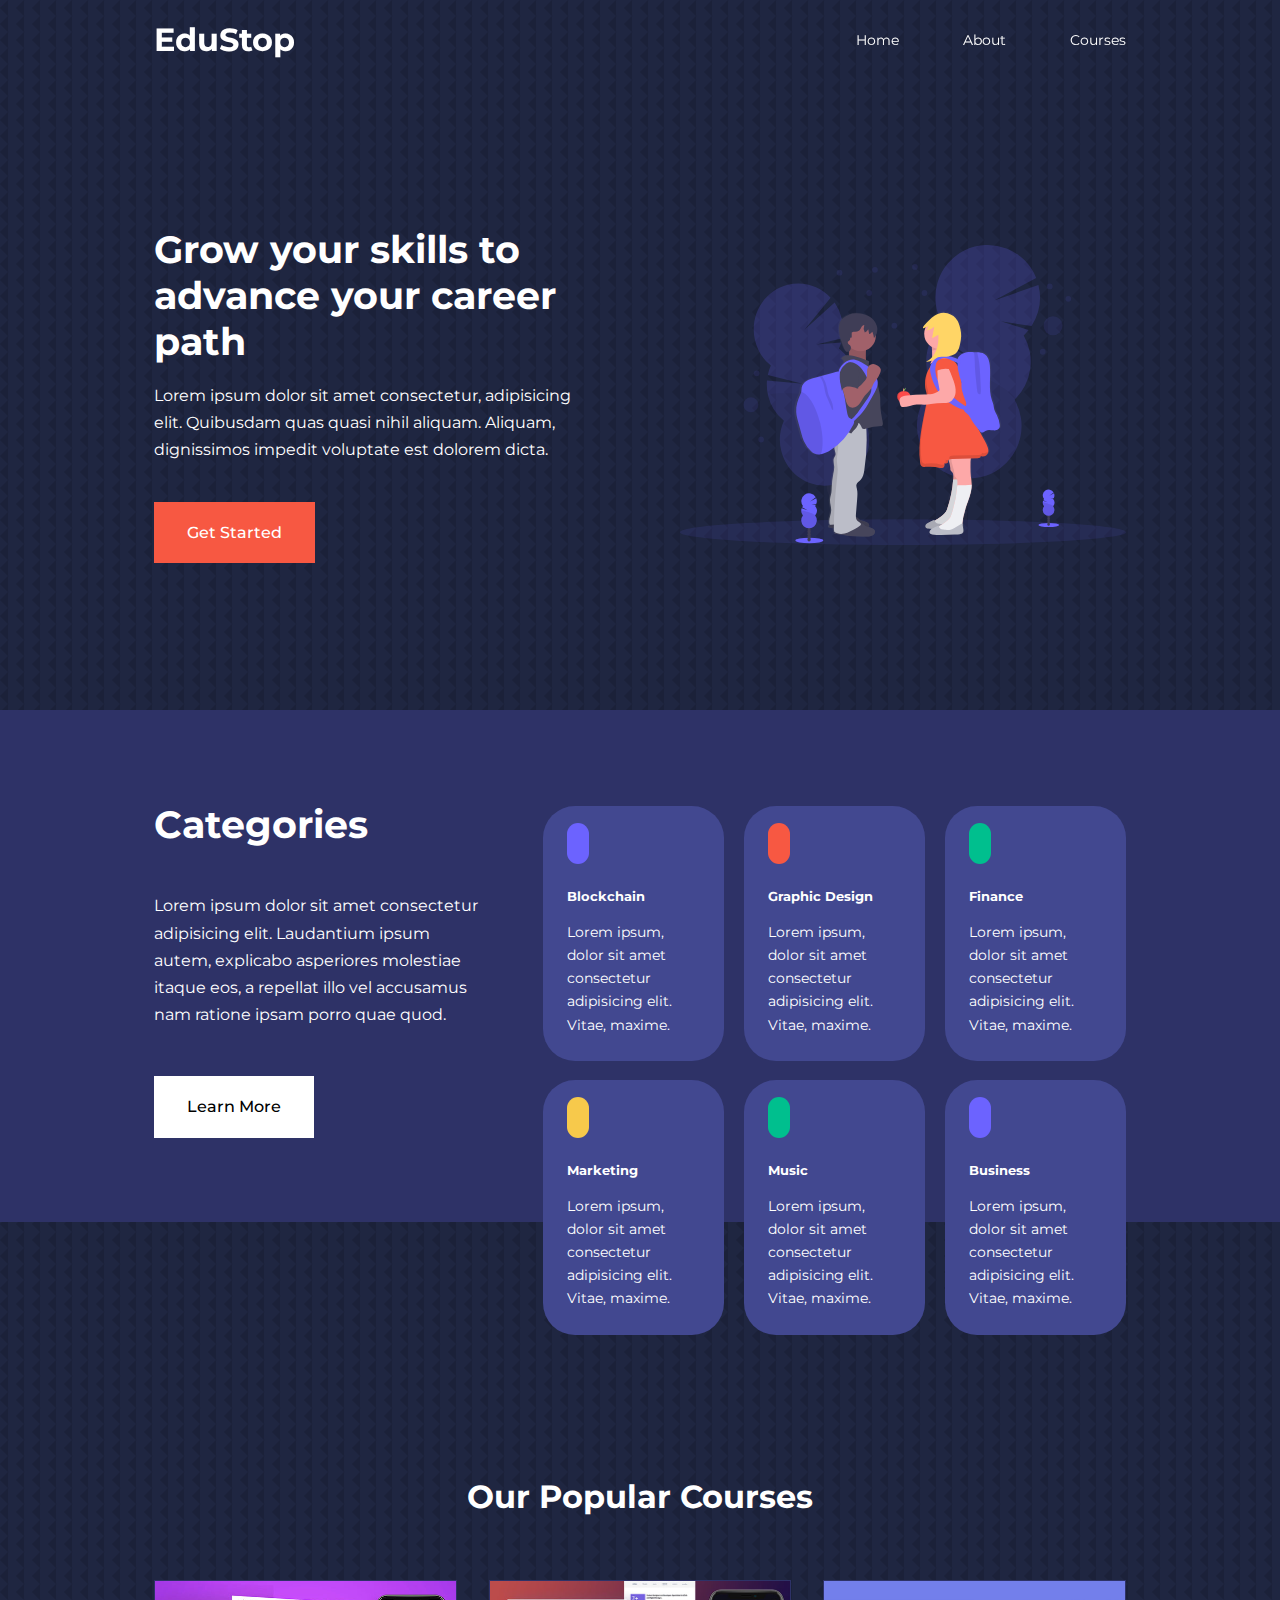
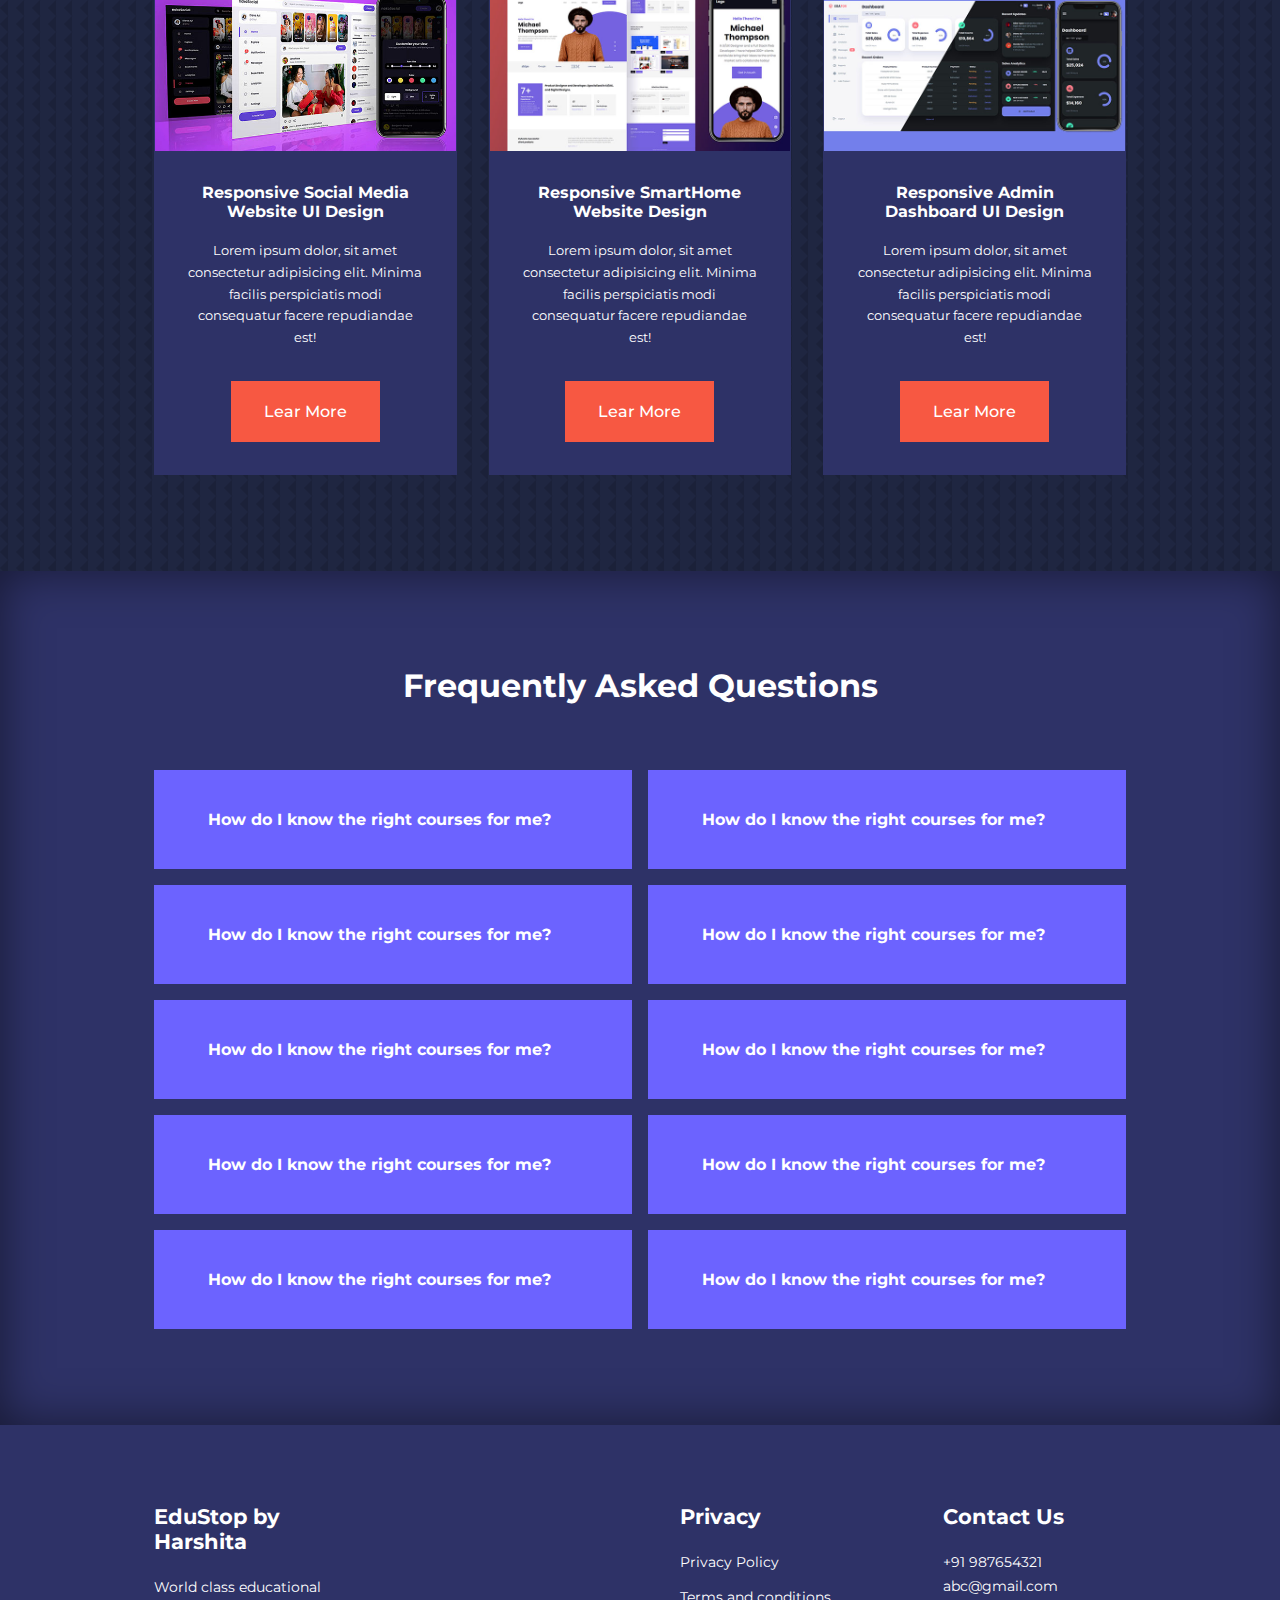
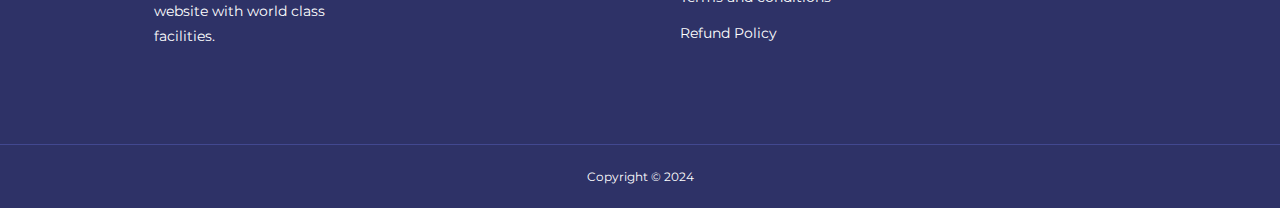
<file: code/index.html>
<!DOCTYPE html>
<html lang="en">

<head>
    <meta charset="UTF-8">
    <meta http-equiv="X-UA-Compatible" content="IE=edge">
    <meta name="viewport" content="width=device-width, initial-scale=1.0">
    <title>EduStop by Harshita</title>
    <link rel="stylesheet" href="./css/style.css">

    <link rel="stylesheet" href="https://unicons.iconscout.com/release/v2.1.6/css/unicons.css">

    <link rel="stylesheet" href="https://cdn.jsdelivr.net/npm/swiper@8/swiper-bundle.min.css" />

    <link rel="preconnect" href="https://fonts.googleapis.com">
    <link rel="preconnect" href="https://fonts.gstatic.com" crossorigin>
    <link href="https://fonts.googleapis.com/css2?family=Montserrat:wght@300;400;500;600;700;800;900&display=swap"
        rel="stylesheet">

     <style>
        body{
            background-image: url("../images/bg-texture.png");
        }
     </style>   
</head>

<body>


    <!-- ======> navbar started <====== -->
    <nav>
        <div class="container nav_container">
            <a href="index.html">
                <h2>EduStop</h2>
            </a>
            <ul class="nav_menu">
                <li><a href="index.html">Home</a></li>
                <li><a href="about.html">About</a></li>
                <li><a href="courses.html">Courses</a></li>
            </ul>
            <button id="open-menu-btn"><i class="uil uil-bars"></i></button>
            <button id="close-menu-btn"><i class="uil uil-multiply"></i></button>
        </div>
    </nav>
    <!-- ======> navbar ended <====== -->

    <!-- ======> header started <====== -->
    <header>
        <div class="container header_container">
            <div class="header_left">
                <h1>Grow your skills to advance your career path</h1>
                <p> Lorem ipsum dolor sit amet consectetur, adipisicing elit. Quibusdam quas quasi nihil aliquam.
                    Aliquam, dignissimos impedit voluptate est dolorem dicta. </p>
                <a href="courses.html" class="btn btn-primary">Get Started</a>
            </div>
            <div class="header_right">
                <div class="header_right-image">
                    <img src="../images/header.svg">
                </div>
            </div>
        </div>
    </header>

    <!-- ======> header ended <====== -->

    <!-- ======> Categories Started <====== -->

    <section class="categories">
        <div class="container categories_container">
            <div class="categories_left">
                <h1>Categories</h1>
                <p>Lorem ipsum dolor sit amet consectetur adipisicing elit. Laudantium ipsum autem, explicabo asperiores
                    molestiae itaque eos, a repellat illo vel accusamus nam ratione ipsam porro quae
                    quod.</p>
                <a href="#" class="btn">Learn More</a>
            </div>
            <div class="categories_right">
                <article class="category">
                    <span class="category_icon"><i class="uil uil-bitcoin-circle"></i></span>
                    <h5>Blockchain</h5>
                    <p>Lorem ipsum, dolor sit amet consectetur adipisicing elit. Vitae, maxime.</p>
                </article>

                <article class="category">
                    <span class="category_icon"><i class="uil uil-palette"></i></span>
                    <h5>Graphic Design</h5>
                    <p>Lorem ipsum, dolor sit amet consectetur adipisicing elit. Vitae, maxime.</p>
                </article>

                <article class="category">
                    <span class="category_icon"><i class="uil uil-usd-circle"></i></span>
                    <h5>Finance</h5>
                    <p>Lorem ipsum, dolor sit amet consectetur adipisicing elit. Vitae, maxime.</p>
                </article>

                <article class="category">
                    <span class="category_icon"><i class="uil uil-megaphone"></i></span>
                    <h5>Marketing</h5>
                    <p>Lorem ipsum, dolor sit amet consectetur adipisicing elit. Vitae, maxime.</p>
                </article>

                <article class="category">
                    <span class="category_icon"><i class="uil uil-music"></i></span>
                    <h5>Music</h5>
                    <p>Lorem ipsum, dolor sit amet consectetur adipisicing elit. Vitae, maxime.</p>
                </article>

                <article class="category">
                    <span class="category_icon"><i class="uil uil-puzzle-piece"></i></span>
                    <h5>Business</h5>
                    <p>Lorem ipsum, dolor sit amet consectetur adipisicing elit. Vitae, maxime.</p>
                </article>

            </div>
        </div>
    </section>

    <!-- ======> Categories Ended <====== -->



    <!-- ======> Courses Started <====== -->


    <section class="courses">
        <h2>Our Popular Courses</h2>
        <div class="container courses_container">
            <article class="course">
                <div class="course_image">
                    <img src="../images/course1.jpg" alt="">
                </div>
                <div class="course_info">
                    <h4>Responsive Social Media Website UI Design</h4>
                    <p>Lorem ipsum dolor, sit amet consectetur adipisicing elit. Minima facilis perspiciatis modi
                        consequatur facere repudiandae est!</p>
                    <a href="courses.html" class="btn btn-primary">Lear More</a>
                </div>

            </article>

            <article class="course">
                <div class="course_image">
                    <img src="../images/course2.jpg" alt="">
                </div>
                <div class="course_info">
                    <h4>Responsive SmartHome Website Design</h4>
                    <p>Lorem ipsum dolor, sit amet consectetur adipisicing elit. Minima facilis perspiciatis modi
                        consequatur facere repudiandae est!</p>
                    <a href="courses.html" class="btn btn-primary">Lear More</a>
                </div>

            </article>

            <article class="course">
                <div class="course_image">
                    <img src="../images/course3.jpg" alt="">
                </div>
                <div class="course_info">
                    <h4>Responsive Admin Dashboard UI Design</h4>
                    <p>Lorem ipsum dolor, sit amet consectetur adipisicing elit. Minima facilis perspiciatis modi
                        consequatur facere repudiandae est!</p>
                    <a href="courses.html" class="btn btn-primary">Lear More</a>
                </div>

            </article>
        </div>
    </section>

    <!-- ======> Courses Ended <====== -->


    <!-- ======> FAQs Started <====== -->

    <section class="faqs">
        <h2>Frequently Asked Questions</h2>
        <div class="container faqs_container">
            <article class="faq">
                <div class="faq_icon"><i class="uil uil-plus"></i></div>
                <div class="question_answer">
                    <h4>How do I know the right courses for me?</h4>
                    <p>Lorem, ipsum dolor sit amet consectetur adipisicing elit. Quos maiores nemo numquam similique,
                        illo quis porro commodi architecto.</p>
                </div>
            </article>

            <article class="faq">
                <div class="faq_icon"><i class="uil uil-plus"></i></div>
                <div class="question_answer">
                    <h4>How do I know the right courses for me?</h4>
                    <p>Lorem, ipsum dolor sit amet consectetur adipisicing elit. Quos maiores nemo numquam similique,
                        illo quis porro commodi architecto.</p>
                </div>
            </article>

            <article class="faq">
                <div class="faq_icon"><i class="uil uil-plus"></i></div>
                <div class="question_answer">
                    <h4>How do I know the right courses for me?</h4>
                    <p>Lorem, ipsum dolor sit amet consectetur adipisicing elit. Quos maiores nemo numquam similique,
                        illo quis porro commodi architecto.</p>
                </div>
            </article>

            <article class="faq">
                <div class="faq_icon"><i class="uil uil-plus"></i></div>
                <div class="question_answer">
                    <h4>How do I know the right courses for me?</h4>
                    <p>Lorem, ipsum dolor sit amet consectetur adipisicing elit. Quos maiores nemo numquam similique,
                        illo quis porro commodi architecto.</p>
                </div>
            </article>

            <article class="faq">
                <div class="faq_icon"><i class="uil uil-plus"></i></div>
                <div class="question_answer">
                    <h4>How do I know the right courses for me?</h4>
                    <p>Lorem, ipsum dolor sit amet consectetur adipisicing elit. Quos maiores nemo numquam similique,
                        illo quis porro commodi architecto.</p>
                </div>
            </article>

            <article class="faq">
                <div class="faq_icon"><i class="uil uil-plus"></i></div>
                <div class="question_answer">
                    <h4>How do I know the right courses for me?</h4>
                    <p>Lorem, ipsum dolor sit amet consectetur adipisicing elit. Quos maiores nemo numquam similique,
                        illo quis porro commodi architecto.</p>
                </div>
            </article>

            <article class="faq">
                <div class="faq_icon"><i class="uil uil-plus"></i></div>
                <div class="question_answer">
                    <h4>How do I know the right courses for me?</h4>
                    <p>Lorem, ipsum dolor sit amet consectetur adipisicing elit. Quos maiores nemo numquam similique,
                        illo quis porro commodi architecto.</p>
                </div>
            </article>

            <article class="faq">
                <div class="faq_icon"><i class="uil uil-plus"></i></div>
                <div class="question_answer">
                    <h4>How do I know the right courses for me?</h4>
                    <p>Lorem, ipsum dolor sit amet consectetur adipisicing elit. Quos maiores nemo numquam similique,
                        illo quis porro commodi architecto.</p>
                </div>
            </article>

            <article class="faq">
                <div class="faq_icon"><i class="uil uil-plus"></i></div>
                <div class="question_answer">
                    <h4>How do I know the right courses for me?</h4>
                    <p>Lorem, ipsum dolor sit amet consectetur adipisicing elit. Quos maiores nemo numquam similique,
                        illo quis porro commodi architecto.</p>
                </div>
            </article>

            <article class="faq">
                <div class="faq_icon"><i class="uil uil-plus"></i></div>
                <div class="question_answer">
                    <h4>How do I know the right courses for me?</h4>
                    <p>Lorem, ipsum dolor sit amet consectetur adipisicing elit. Quos maiores nemo numquam similique,
                        illo quis porro commodi architecto.</p>
                </div>
            </article>
        </div>
    </section>
    <!-- ======> FAQs Ended <====== -->


    <!-- ======> Footer Started <====== -->

    <footer>
        <div class="container footer_container">
            <div class="footer_1">
                <a href="index.html" class="footer_logo">
                    <h4>EduStop by Harshita</h4>
                </a>
                <p>World class educational website with world class facilities.
                </p>
            </div>
            <div class="footer_2">
            </div>

            <div class="footer_3">
                <h4>Privacy</h4>
                <ul class="privacy">
                    <li><a href="#">Privacy Policy</a></li>
                    <li><a href="#">Terms and conditions</a></li>
                    <li><a href="#">Refund Policy</a></li>
                </ul>
            </div>
            
            <div class="footer_4">
                <h4>Contact Us</h4>
                <div>
                    <p>+91 987654321</p>
                    <p>abc@gmail.com</p>
                </div>

                <ul class="footer_socials">
                    <li><a href="#"><i class="uil uil-facebook-f"></i></a></li>
                    <li><a href="#"><i class="uil uil-instagram-alt"></i></a></li>
                    <li><a href="#"><i class="uil uil-twitter"></i></a></li>
                    <li><a href="#"><i class="uil uil-linkedin-alt"></i></a></li>
                </ul>
            </div>
  
        </div>

        <div class="footer_copyright">
            <small>Copyright &copy; 2024</small>
        </div>
        
    </footer>


    <!-- ======> Footer Ended <====== -->

    <script src="https://cdn.jsdelivr.net/npm/swiper@8/swiper-bundle.min.js"></script>
    <script src="./main.js"></script>

    <script>

        var swiper = new Swiper(".mySwiper", {
            slidesPerView: 1,
            spaceBetween: 30,
            pagination: {
                el: ".swiper-pagination",
                clickable: true,
            },
            breakpoints: {
                600: {
                    slidesPerView: 2,

                }
            }
        });

    </script>

</body>

</html>
</file>
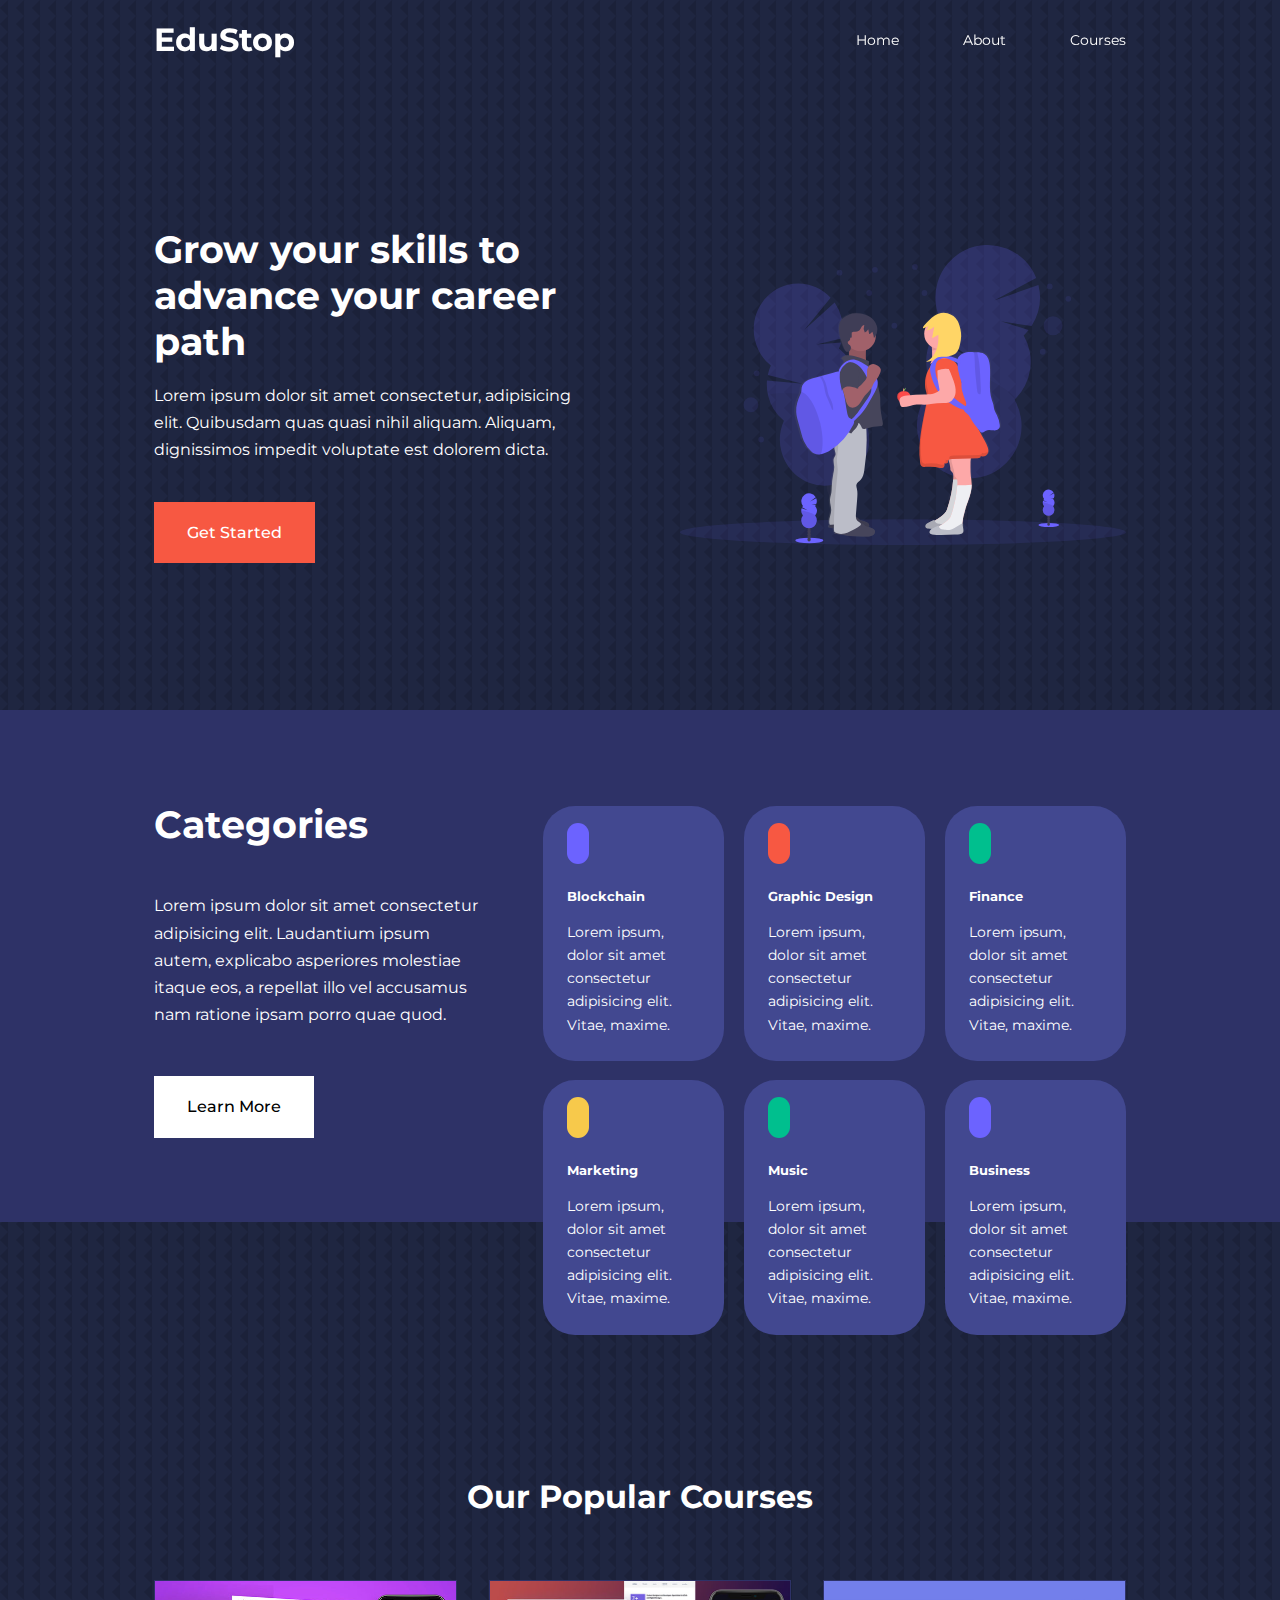
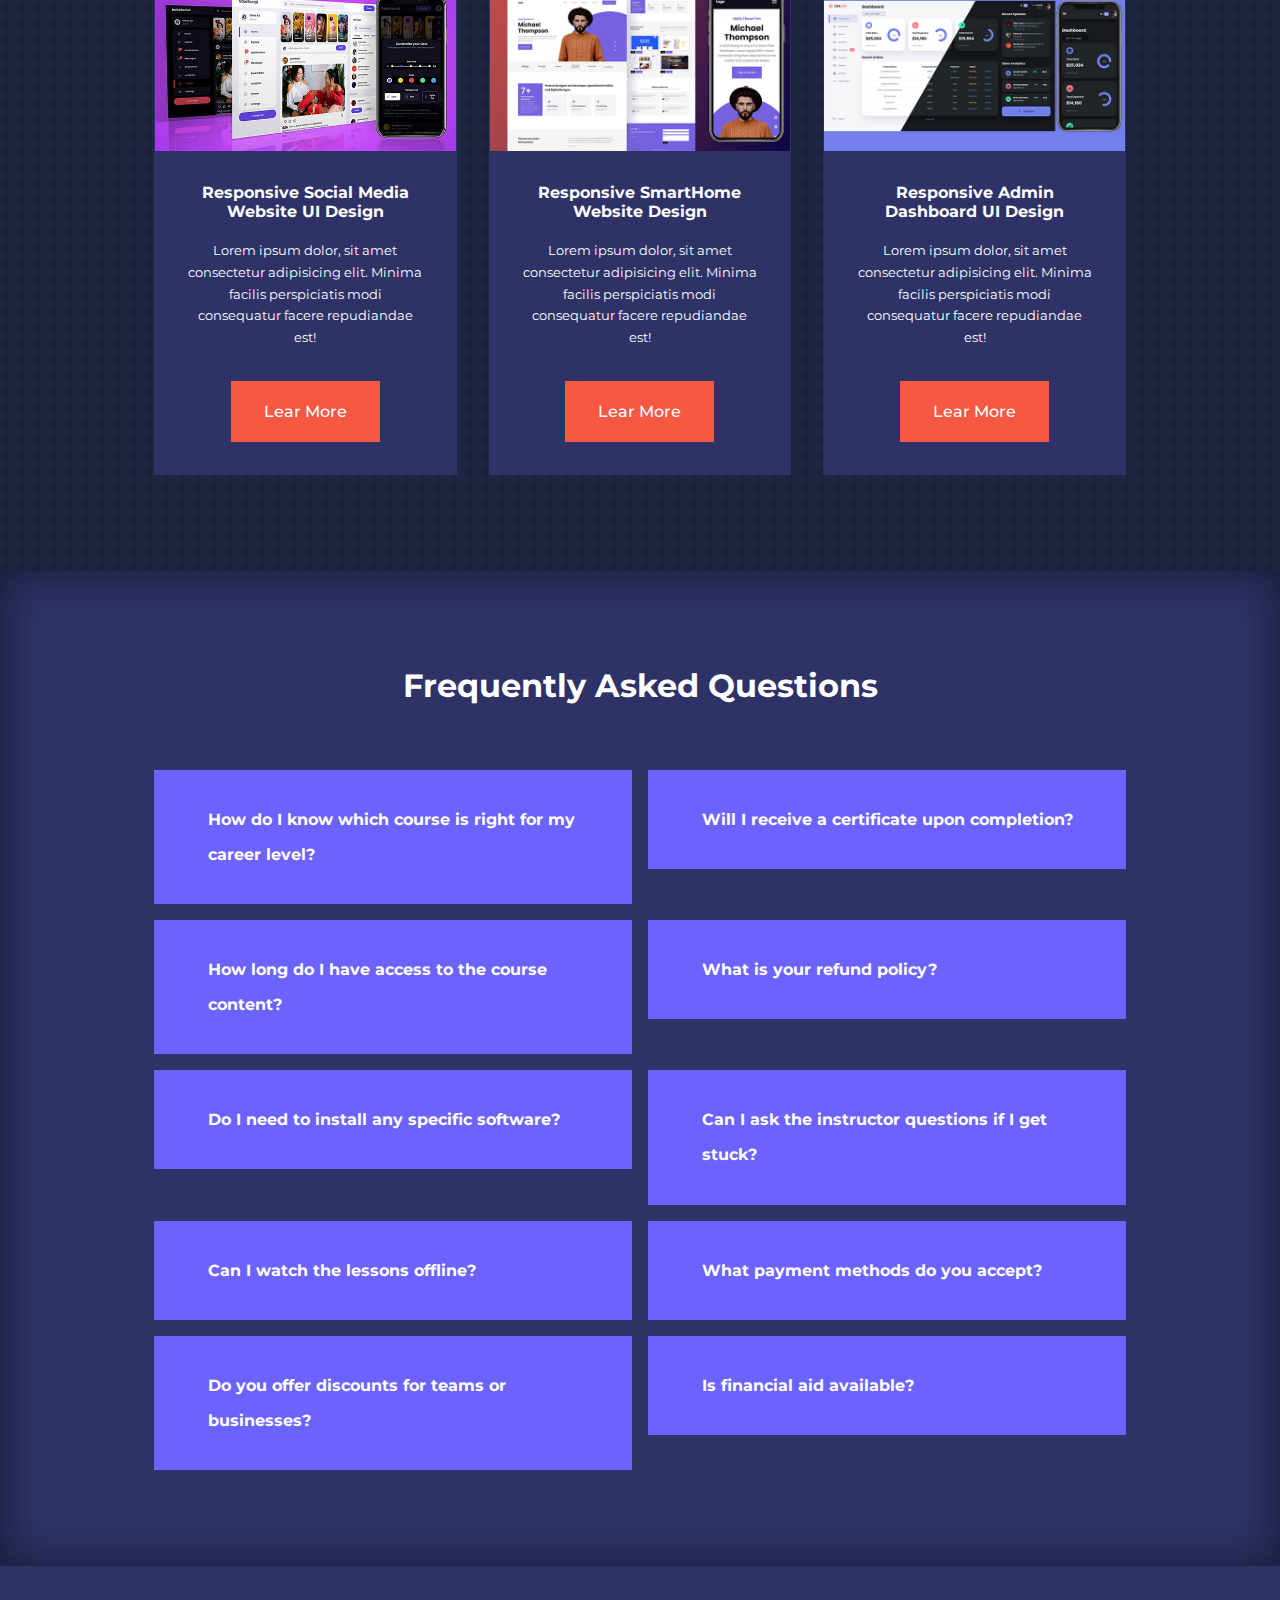
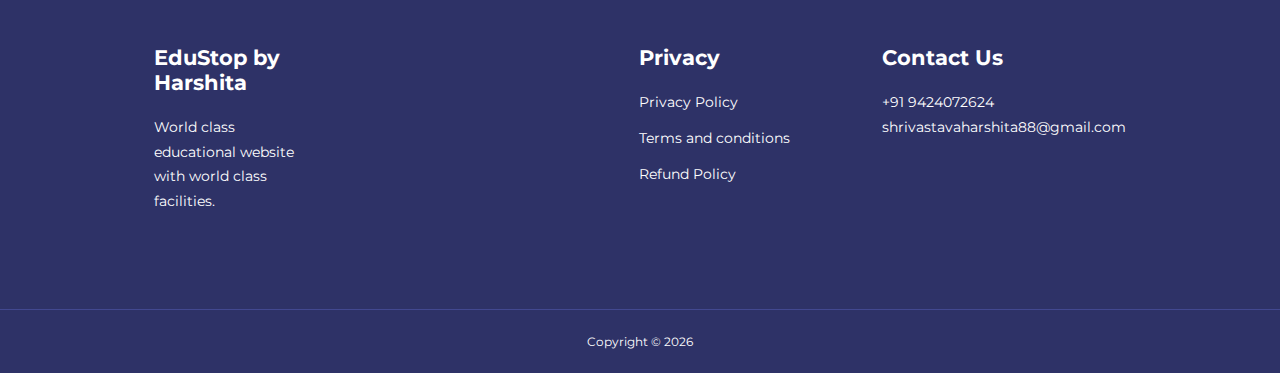
<file: public/index.html>
<!DOCTYPE html>
<html lang="en">

<head>
    <meta charset="UTF-8">
    <meta http-equiv="X-UA-Compatible" content="IE=edge">
    <meta name="viewport" content="width=device-width, initial-scale=1.0">
    <title>EduStop by Harshita</title>
    <link rel="stylesheet" href="./css/style.css">

    <link rel="stylesheet" href="https://unicons.iconscout.com/release/v2.1.6/css/unicons.css">

    <link rel="stylesheet" href="https://cdn.jsdelivr.net/npm/swiper@8/swiper-bundle.min.css" />

    <link rel="preconnect" href="https://fonts.googleapis.com">
    <link rel="preconnect" href="https://fonts.gstatic.com" crossorigin>
    <link href="https://fonts.googleapis.com/css2?family=Montserrat:wght@300;400;500;600;700;800;900&display=swap"
        rel="stylesheet">

     <style>
        body{
            background-image: url("../images/bg-texture.png");
        }
     </style>   
</head>

<body>


    <!-- ======> navbar started <====== -->
    <nav>
        <div class="container nav_container">
            <a href="index.html">
                <h2>EduStop</h2>
            </a>
            <ul class="nav_menu">
                <li><a href="index.html">Home</a></li>
                <li><a href="about.html">About</a></li>
                <li><a href="courses.html">Courses</a></li>
            </ul>
            <button id="open-menu-btn"><i class="uil uil-bars"></i></button>
            <button id="close-menu-btn"><i class="uil uil-multiply"></i></button>
        </div>
    </nav>
    <!-- ======> navbar ended <====== -->

    <!-- ======> header started <====== -->
    <header>
        <div class="container header_container">
            <div class="header_left">
                <h1>Grow your skills to advance your career path</h1>
                <p> Lorem ipsum dolor sit amet consectetur, adipisicing elit. Quibusdam quas quasi nihil aliquam.
                    Aliquam, dignissimos impedit voluptate est dolorem dicta. </p>
                <a href="courses.html" class="btn btn-primary">Get Started</a>
            </div>
            <div class="header_right">
                <div class="header_right-image">
                    <img src="../images/header.svg">
                </div>
            </div>
        </div>
    </header>

    <!-- ======> header ended <====== -->

    <!-- ======> Categories Started <====== -->

    <section class="categories">
        <div class="container categories_container">
            <div class="categories_left">
                <h1>Categories</h1>
                <p>Lorem ipsum dolor sit amet consectetur adipisicing elit. Laudantium ipsum autem, explicabo asperiores
                    molestiae itaque eos, a repellat illo vel accusamus nam ratione ipsam porro quae
                    quod.</p>
                <a href="#" class="btn">Learn More</a>
            </div>
            <div class="categories_right">
                <article class="category">
                    <span class="category_icon"><i class="uil uil-bitcoin-circle"></i></span>
                    <h5>Blockchain</h5>
                    <p>Lorem ipsum, dolor sit amet consectetur adipisicing elit. Vitae, maxime.</p>
                </article>

                <article class="category">
                    <span class="category_icon"><i class="uil uil-palette"></i></span>
                    <h5>Graphic Design</h5>
                    <p>Lorem ipsum, dolor sit amet consectetur adipisicing elit. Vitae, maxime.</p>
                </article>

                <article class="category">
                    <span class="category_icon"><i class="uil uil-usd-circle"></i></span>
                    <h5>Finance</h5>
                    <p>Lorem ipsum, dolor sit amet consectetur adipisicing elit. Vitae, maxime.</p>
                </article>

                <article class="category">
                    <span class="category_icon"><i class="uil uil-megaphone"></i></span>
                    <h5>Marketing</h5>
                    <p>Lorem ipsum, dolor sit amet consectetur adipisicing elit. Vitae, maxime.</p>
                </article>

                <article class="category">
                    <span class="category_icon"><i class="uil uil-music"></i></span>
                    <h5>Music</h5>
                    <p>Lorem ipsum, dolor sit amet consectetur adipisicing elit. Vitae, maxime.</p>
                </article>

                <article class="category">
                    <span class="category_icon"><i class="uil uil-puzzle-piece"></i></span>
                    <h5>Business</h5>
                    <p>Lorem ipsum, dolor sit amet consectetur adipisicing elit. Vitae, maxime.</p>
                </article>

            </div>
        </div>
    </section>

    <!-- ======> Categories Ended <====== -->



    <!-- ======> Courses Started <====== -->


    <section class="courses">
        <h2>Our Popular Courses</h2>
        <div class="container courses_container">
            <article class="course">
                <div class="course_image">
                    <img src="../images/course1.jpg" alt="">
                </div>
                <div class="course_info">
                    <h4>Responsive Social Media Website UI Design</h4>
                    <p>Lorem ipsum dolor, sit amet consectetur adipisicing elit. Minima facilis perspiciatis modi
                        consequatur facere repudiandae est!</p>
                    <a href="courses.html" class="btn btn-primary">Lear More</a>
                </div>

            </article>

            <article class="course">
                <div class="course_image">
                    <img src="../images/course2.jpg" alt="">
                </div>
                <div class="course_info">
                    <h4>Responsive SmartHome Website Design</h4>
                    <p>Lorem ipsum dolor, sit amet consectetur adipisicing elit. Minima facilis perspiciatis modi
                        consequatur facere repudiandae est!</p>
                    <a href="courses.html" class="btn btn-primary">Lear More</a>
                </div>

            </article>

            <article class="course">
                <div class="course_image">
                    <img src="../images/course3.jpg" alt="">
                </div>
                <div class="course_info">
                    <h4>Responsive Admin Dashboard UI Design</h4>
                    <p>Lorem ipsum dolor, sit amet consectetur adipisicing elit. Minima facilis perspiciatis modi
                        consequatur facere repudiandae est!</p>
                    <a href="courses.html" class="btn btn-primary">Lear More</a>
                </div>

            </article>
        </div>
    </section>

    <!-- ======> Courses Ended <====== -->


    <!-- ======> FAQs Started <====== -->

    <section class="faqs">
        <h2>Frequently Asked Questions</h2>
        <div class="container faqs_container">
            <article class="faq">
    <div class="faq_icon"><i class="uil uil-plus"></i></div>
    <div class="question_answer">
        <h4>How do I know which course is right for my career level?</h4>
        <p>Each course page features a "Prerequisites" section. Beginner courses require no prior knowledge, while Intermediate and Advanced tracks typically require a foundational understanding of the subject or specific software skills.</p>
    </div>
</article>

<article class="faq">
    <div class="faq_icon"><i class="uil uil-plus"></i></div>
    <div class="question_answer">
        <h4>Will I receive a certificate upon completion?</h4>
        <p>Yes, once you have completed all video modules and passed the final assessment with a score of 70% or higher, you will receive a verified digital certificate that you can share on LinkedIn or your resume.</p>
    </div>
</article>

<article class="faq">
    <div class="faq_icon"><i class="uil uil-plus"></i></div>
    <div class="question_answer">
        <h4>How long do I have access to the course content?</h4>
        <p>You enjoy lifetime access to any course you purchase. This includes all future updates to the curriculum and any additional resources added by the instructor at no extra cost.</p>
    </div>
</article>

<article class="faq">
    <div class="faq_icon"><i class="uil uil-plus"></i></div>
    <div class="question_answer">
        <h4>What is your refund policy?</h4>
        <p>We offer a 30-day money-back guarantee. If you find the course isn't a good fit for your needs, you can request a full refund within the first 30 days of purchase, provided you haven't completed more than 20% of the content.</p>
    </div>
</article>

<article class="faq">
    <div class="faq_icon"><i class="uil uil-plus"></i></div>
    <div class="question_answer">
        <h4>Do I need to install any specific software?</h4>
        <p>For coding or design courses, we provide a detailed setup guide in the first module. Most of our courses use free or open-source software to ensure accessibility for all students.</p>
    </div>
</article>

<article class="faq">
    <div class="faq_icon"><i class="uil uil-plus"></i></div>
    <div class="question_answer">
        <h4>Can I ask the instructor questions if I get stuck?</h4>
        <p>Absolutely! Each course has a dedicated Q&A forum where you can post questions. Our instructors and community TA's typically respond within 24 to 48 hours.</p>
    </div>
</article>

<article class="faq">
    <div class="faq_icon"><i class="uil uil-plus"></i></div>
    <div class="question_answer">
        <h4>Can I watch the lessons offline?</h4>
        <p>Yes, if you use our mobile app (available on iOS and Android), you can download lessons to your device and watch them anytime without an internet connection.</p>
    </div>
</article>

<article class="faq">
    <div class="faq_icon"><i class="uil uil-plus"></i></div>
    <div class="question_answer">
        <h4>What payment methods do you accept?</h4>
        <p>We accept all major credit cards (Visa, Mastercard, AMEX), PayPal, and Apple/Google Pay. In certain regions, we also offer localized payment options and installment plans.</p>
    </div>
</article>

<article class="faq">
    <div class="faq_icon"><i class="uil uil-plus"></i></div>
    <div class="question_answer">
        <h4>Do you offer discounts for teams or businesses?</h4>
        <p>Yes, we offer specialized pricing for teams of 5 or more. Please visit our "For Business" page to get a custom quote and access to a dedicated team management dashboard.</p>
    </div>
</article>

<article class="faq">
    <div class="faq_icon"><i class="uil uil-plus"></i></div>
    <div class="question_answer">
        <h4>Is financial aid available?</h4>
        <p>We strive to make education accessible. We offer a limited number of scholarships each month for students in need. You can apply via the "Financial Aid" link at the bottom of the course page.</p>
    </div>
</article>
        </div>
    </section>
    <!-- ======> FAQs Ended <====== -->


    <!-- ======> Footer Started <====== -->

    <footer>
        <div class="container footer_container">
            <div class="footer_1">
                <a href="index.html" class="footer_logo">
                    <h4>EduStop by Harshita</h4>
                </a>
                <p>World class educational website with world class facilities.
                </p>
            </div>
            <div class="footer_2">
            </div>

            <div class="footer_3">
                <h4>Privacy</h4>
                <ul class="privacy">
                    <li><a href="#">Privacy Policy</a></li>
                    <li><a href="#">Terms and conditions</a></li>
                    <li><a href="#">Refund Policy</a></li>
                </ul>
            </div>
            
            <div class="footer_4">
                <h4>Contact Us</h4>
                <div>
                    <p>+91 9424072624</p>
                    <p>shrivastavaharshita88@gmail.com</p>
                </div>

                <ul class="footer_socials">
                    <li><a href="#"><i class="uil uil-facebook-f"></i></a></li>
                    <li><a href="#"><i class="uil uil-instagram-alt"></i></a></li>
                    <li><a href="#"><i class="uil uil-twitter"></i></a></li>
                    <li><a href="#"><i class="uil uil-linkedin-alt"></i></a></li>
                </ul>
            </div>
  
        </div>

        <div class="footer_copyright">
            <small>Copyright &copy; 2026</small>
        </div>
        
    </footer>


    <!-- ======> Footer Ended <====== -->

    <script src="https://cdn.jsdelivr.net/npm/swiper@8/swiper-bundle.min.js"></script>
    <script src="./main.js"></script>

    <script>

        var swiper = new Swiper(".mySwiper", {
            slidesPerView: 1,
            spaceBetween: 30,
            pagination: {
                el: ".swiper-pagination",
                clickable: true,
            },
            breakpoints: {
                600: {
                    slidesPerView: 2,

                }
            }
        });

    </script>

</body>

</html>
</file>
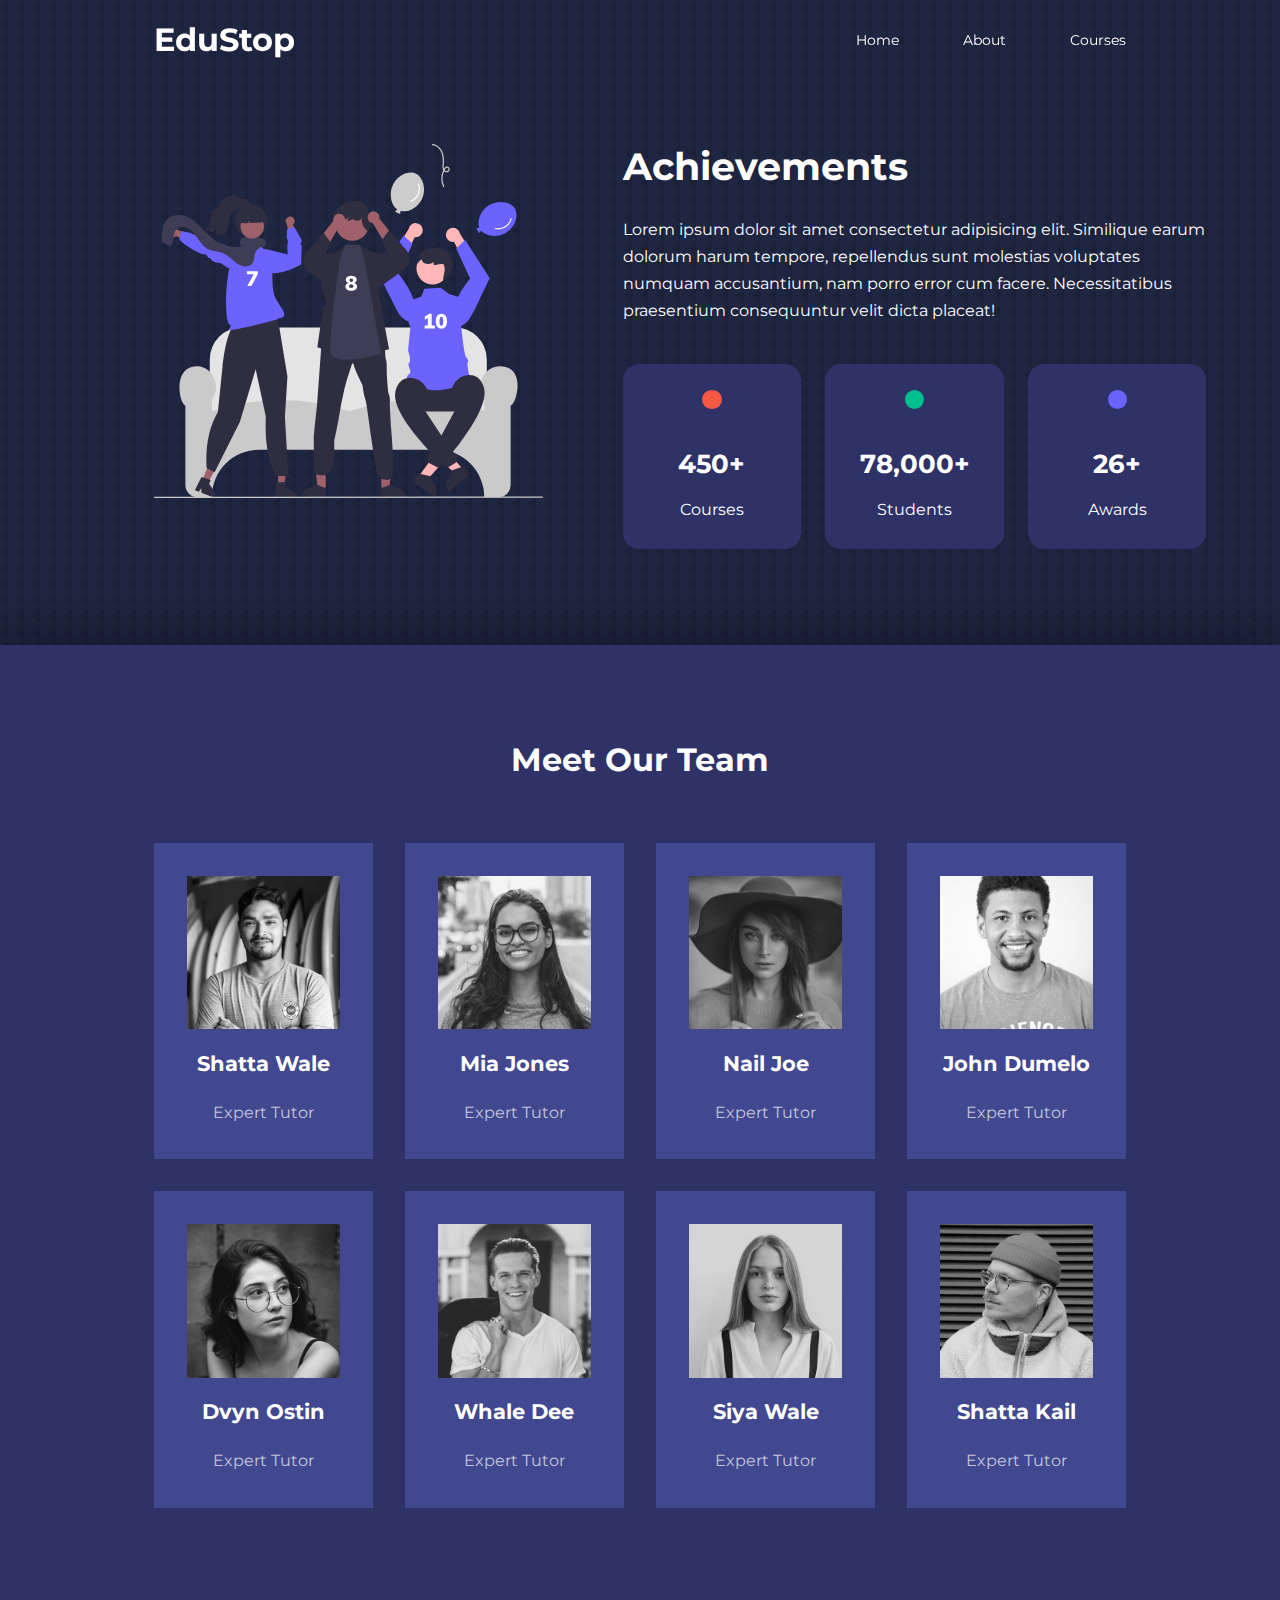
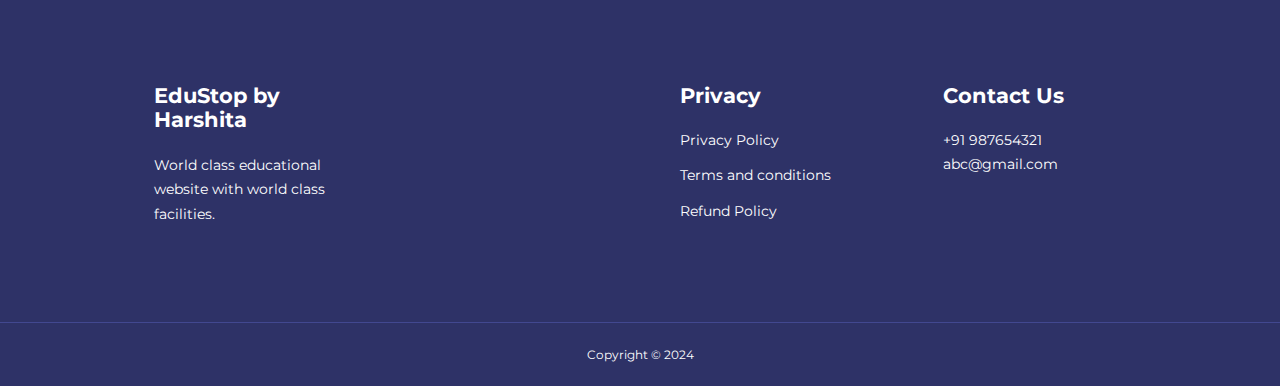
<file: code/about.html>
<!DOCTYPE html>
<html lang="en">

<head>
    <meta charset="UTF-8">
    <meta http-equiv="X-UA-Compatible" content="IE=edge">
    <meta name="viewport" content="width=device-width, initial-scale=1.0">
    <title>About - EduStop by Harshita</title>
    <link rel="stylesheet" href="./css/style.css">
    <link rel="stylesheet" href="./css/about.css">

    <link rel="stylesheet" href="https://unicons.iconscout.com/release/v2.1.6/css/unicons.css">

    <link rel="preconnect" href="https://fonts.googleapis.com">
    <link rel="preconnect" href="https://fonts.gstatic.com" crossorigin>
    <link href="https://fonts.googleapis.com/css2?family=Montserrat:wght@300;400;500;600;700;800;900&display=swap"
        rel="stylesheet">
    <style>
        body {
            background-image: url("../images/bg-texture.png");
        }
    </style>
</head>

<body>


    <!-- ======> navbar started <====== -->
    <nav>
        <div class="container nav_container">
            <a href="index.html">
                <h2>EduStop</h2>
            </a>
            <ul class="nav_menu">
                <li><a href="index.html">Home</a></li>
                <li><a href="about.html">About</a></li>
                <li><a href="courses.html">Courses</a></li>
            </ul>
            <button id="open-menu-btn"><i class="uil uil-bars"></i></button>
            <button id="close-menu-btn"><i class="uil uil-multiply"></i></button>
        </div>
    </nav>
    <!-- ======> navbar ended <====== -->

    <!-- ======> achievements started <====== -->

    <section class="about_achievements">
        <div class="container about_achievements-container">
            <div class="about_achievements-left">
                <img src="../images/about achievements.svg" alt="">
            </div>

            <div class="about_achievements-right">
                <h1>Achievements</h1>
                <p>
                    Lorem ipsum dolor sit amet consectetur adipisicing elit. Similique earum dolorum harum tempore,
                    repellendus sunt molestias voluptates numquam accusantium, nam porro error cum facere.
                    Necessitatibus praesentium consequuntur velit dicta placeat!
                </p>

                <div class="achievements_cards">
                    <article class="achievement_card">
                        <span class="achievement_icon">
                            <i class="uil uil-video"></i>
                        </span>
                        <h3>450+</h3>
                        <p>Courses</p>
                    </article>

                    <article class="achievement_card">
                        <span class="achievement_icon">
                            <i class="uil uil-users-alt"></i>
                        </span>
                        <h3>78,000+</h3>
                        <p>Students</p>
                    </article>

                    <article class="achievement_card">
                        <span class="achievement_icon">
                            <i class="uil uil-trophy"></i>
                        </span>
                        <h3>26+</h3>
                        <p>Awards</p>
                    </article>
                </div>
            </div>
        </div>
    </section>

    <!-- ======> achievements ended <====== -->

    <!-- ======> team started <====== -->

    <section class="team">
        <h2>Meet Our Team</h2>
        <div class="container team_container">
            <article class="team_member">
                <div class="team_member-image">
                    <img src="../images/tm1.jpg" alt="">
                </div>
                <div class="team_member-info">
                    <h4>Shatta Wale</h4>
                    <p>Expert Tutor</p>
                </div>
                
            </article>

            <article class="team_member">
                <div class="team_member-image">
                    <img src="../images/tm2.jpg" alt="">
                </div>
                <div class="team_member-info">
                    <h4>Mia Jones</h4>
                    <p>Expert Tutor</p>
                </div>
                
            </article>

            <article class="team_member">
                <div class="team_member-image">
                    <img src="../images/tm3.jpg" alt="">
                </div>
                <div class="team_member-info">
                    <h4>Nail Joe</h4>
                    <p>Expert Tutor</p>
                </div>
                
            </article>

            <article class="team_member">
                <div class="team_member-image">
                    <img src="../images/tm4.jpg" alt="">
                </div>
                <div class="team_member-info">
                    <h4>John Dumelo</h4>
                    <p>Expert Tutor</p>
                </div>
                
            </article>

            <article class="team_member">
                <div class="team_member-image">
                    <img src="../images/tm5.jpg" alt="">
                </div>
                <div class="team_member-info">
                    <h4>Dvyn Ostin</h4>
                    <p>Expert Tutor</p>
                </div>
                
            </article>

            <article class="team_member">
                <div class="team_member-image">
                    <img src="../images/tm6.jpg" alt="">
                </div>
                <div class="team_member-info">
                    <h4>Whale Dee</h4>
                    <p>Expert Tutor</p>
                </div>
                
            </article>

            <article class="team_member">
                <div class="team_member-image">
                    <img src="../images/tm7.jpg" alt="">
                </div>
                <div class="team_member-info">
                    <h4>Siya Wale</h4>
                    <p>Expert Tutor</p>
                </div>
                
            </article>

            <article class="team_member">
                <div class="team_member-image">
                    <img src="../images/tm8.jpg" alt="">
                </div>
                <div class="team_member-info">
                    <h4>Shatta Kail</h4>
                    <p>Expert Tutor</p>
                </div>
                
            </article>
        </div>
    </section>

    <!-- ======> team ended <====== -->







    <!-- ======> Footer Started <====== -->

    <footer>
        <div class="container footer_container">
            <div class="footer_1">
                <a href="index.html" class="footer_logo">
                    <h4>EduStop by Harshita</h4>
                </a>
                <p>World class educational website with world class facilities.</p>
            </div>
            <div class="footer_2">
                
            </div>

            <div class="footer_3">
                <h4>Privacy</h4>
                <ul class="privacy">
                    <li><a href="#">Privacy Policy</a></li>
                    <li><a href="#">Terms and conditions</a></li>
                    <li><a href="#">Refund Policy</a></li>
                </ul>
            </div>

            <div class="footer_4">
                <h4>Contact Us</h4>
                <div>
                    <p>+91 987654321</p>
                    <p>abc@gmail.com</p>
                </div>

                <ul class="footer_socials">
                    <li><a href="#"><i class="uil uil-facebook-f"></i></a></li>
                    <li><a href="#"><i class="uil uil-instagram-alt"></i></a></li>
                    <li><a href="#"><i class="uil uil-twitter"></i></a></li>
                    <li><a href="#"><i class="uil uil-linkedin-alt"></i></a></li>
                </ul>
            </div>

        </div>

        <div class="footer_copyright">
            <small>Copyright &copy; 2024</small>
        </div>

    </footer>


    <!-- ======> Footer Ended <====== -->





    <script src="./main.js"></script>

</body>

</html>
</file>
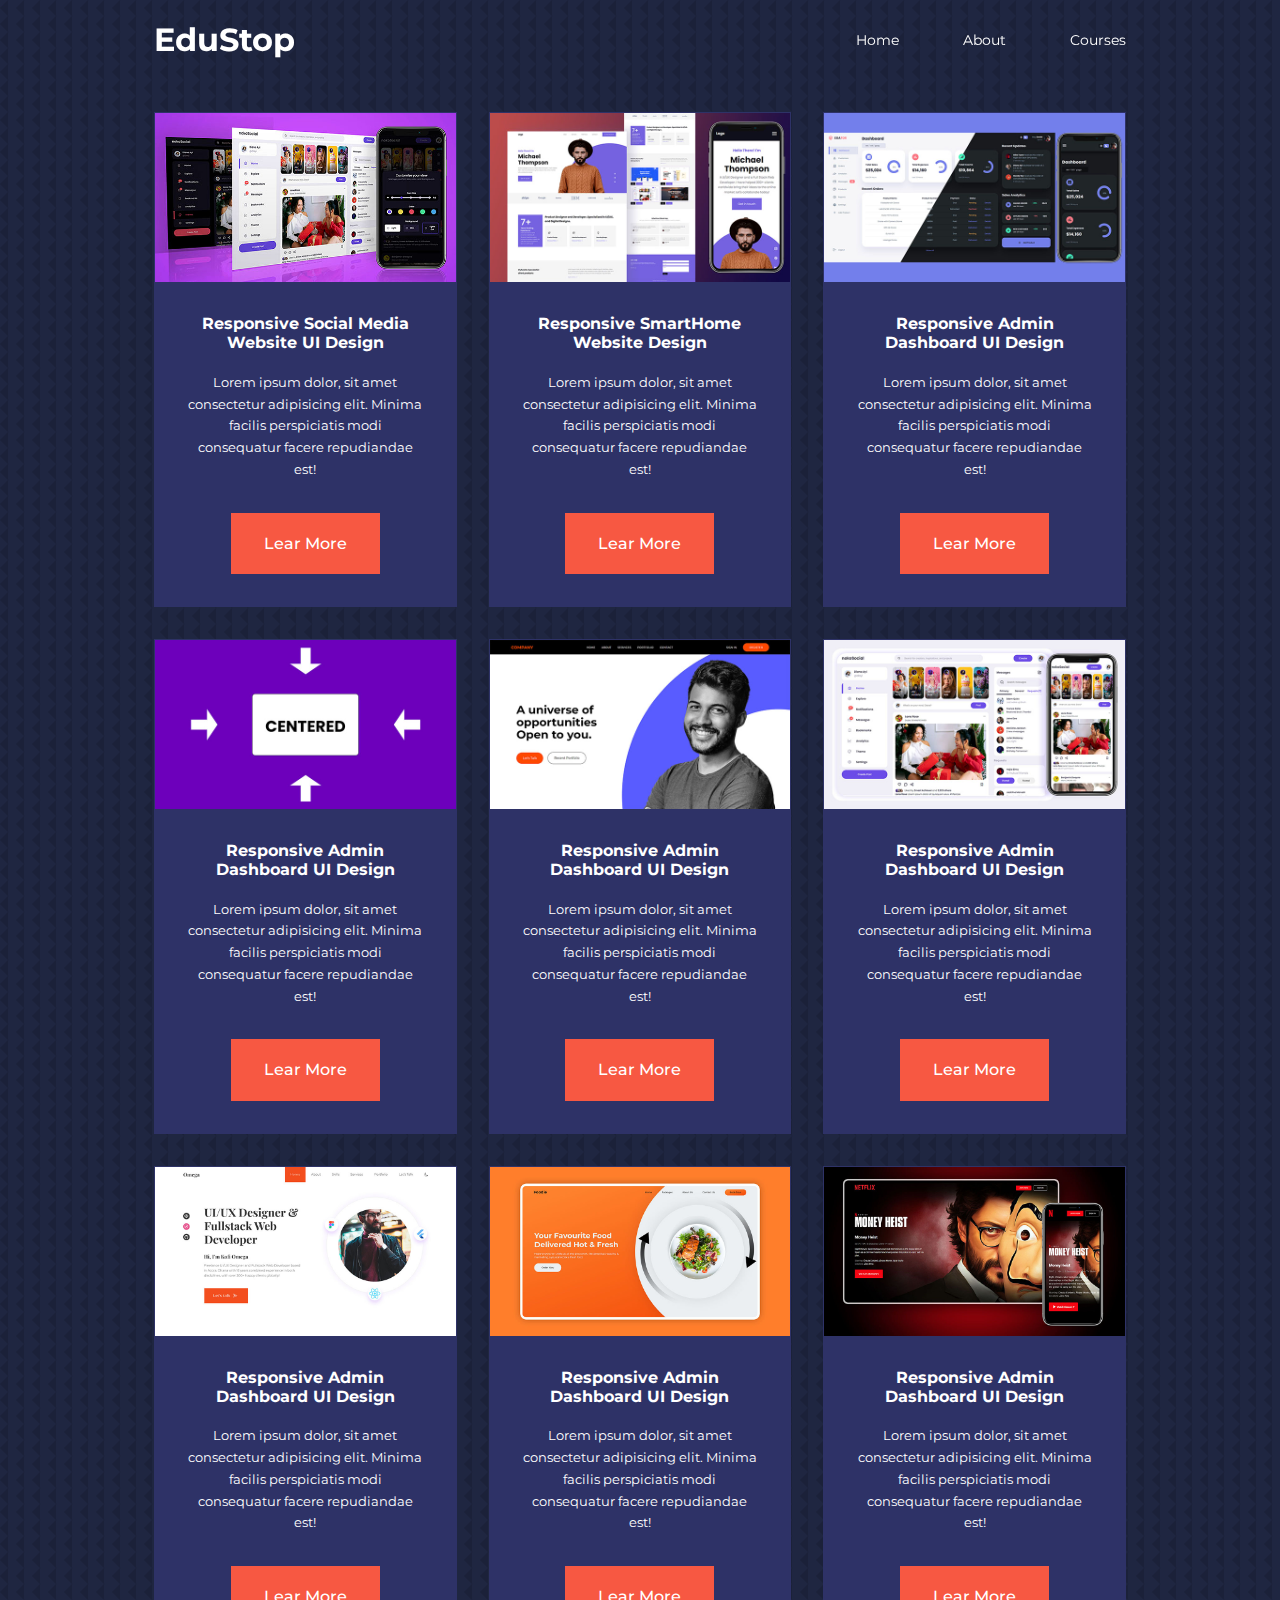
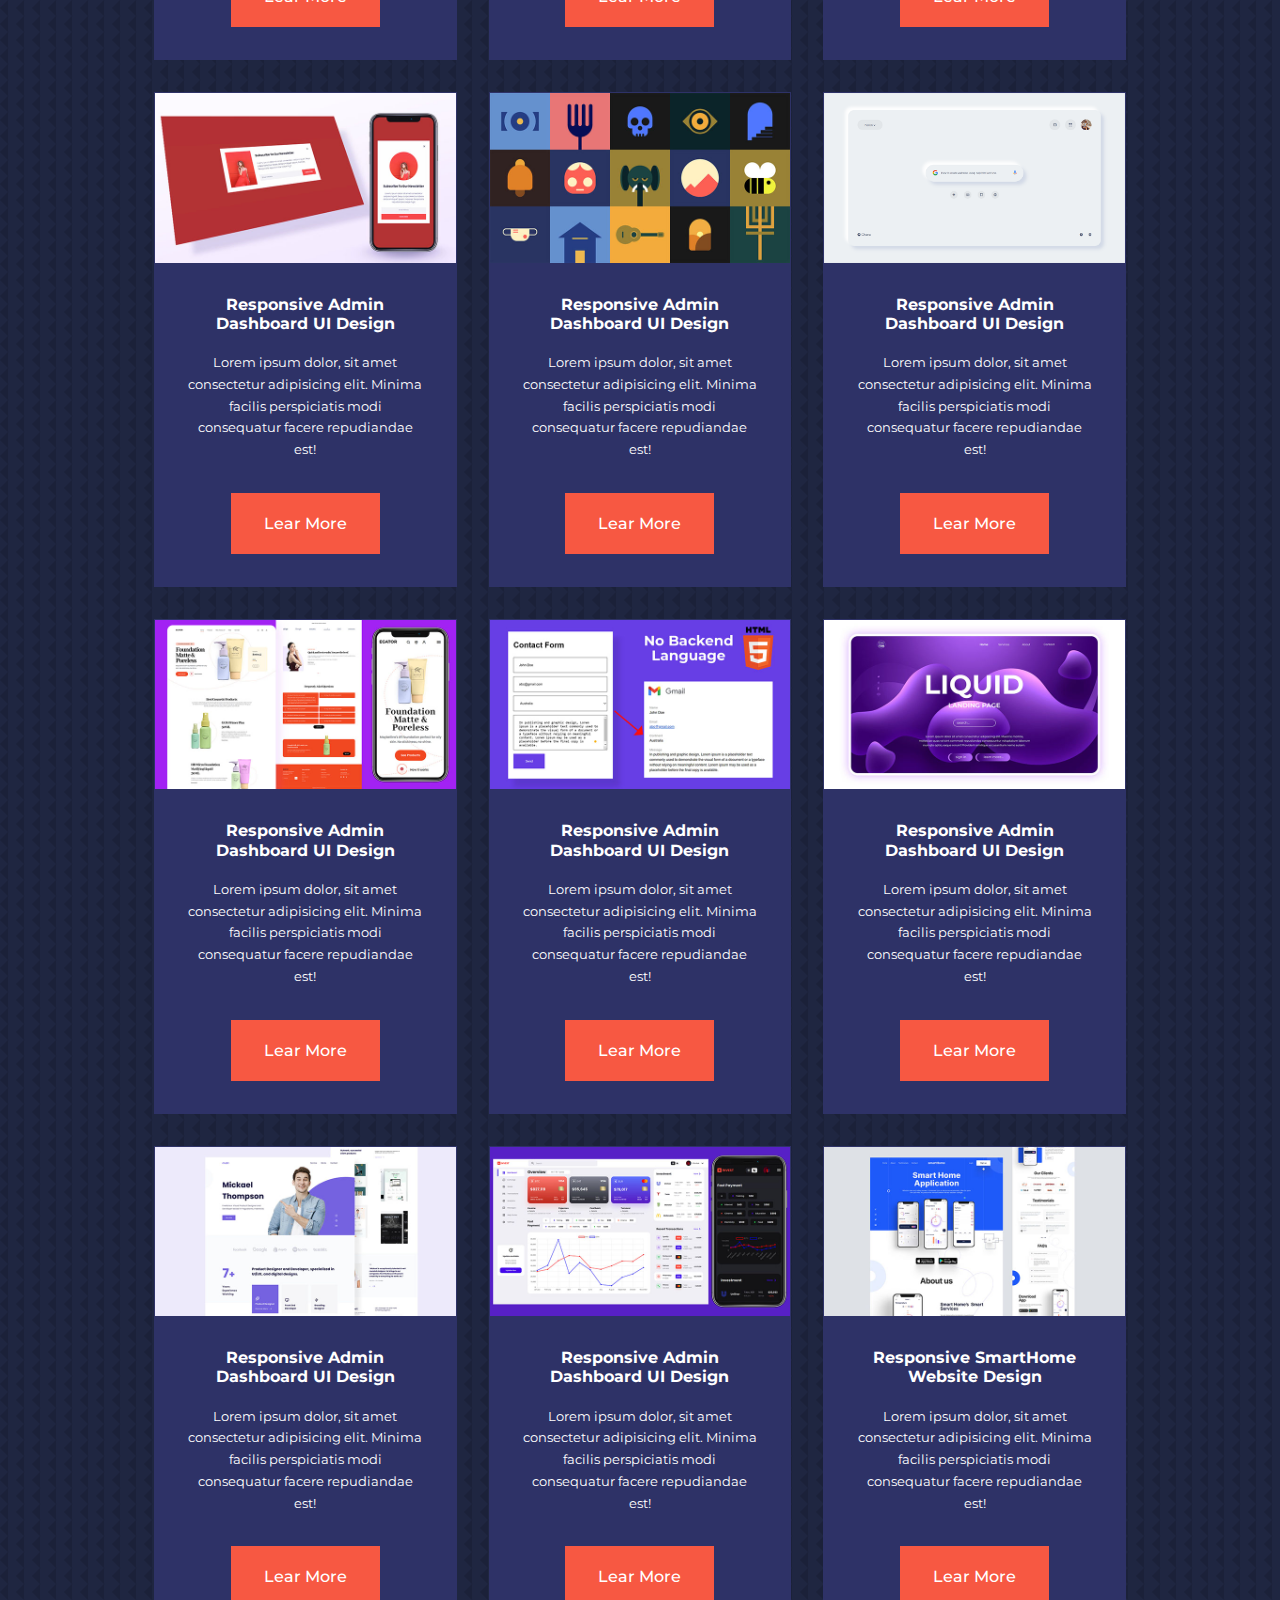
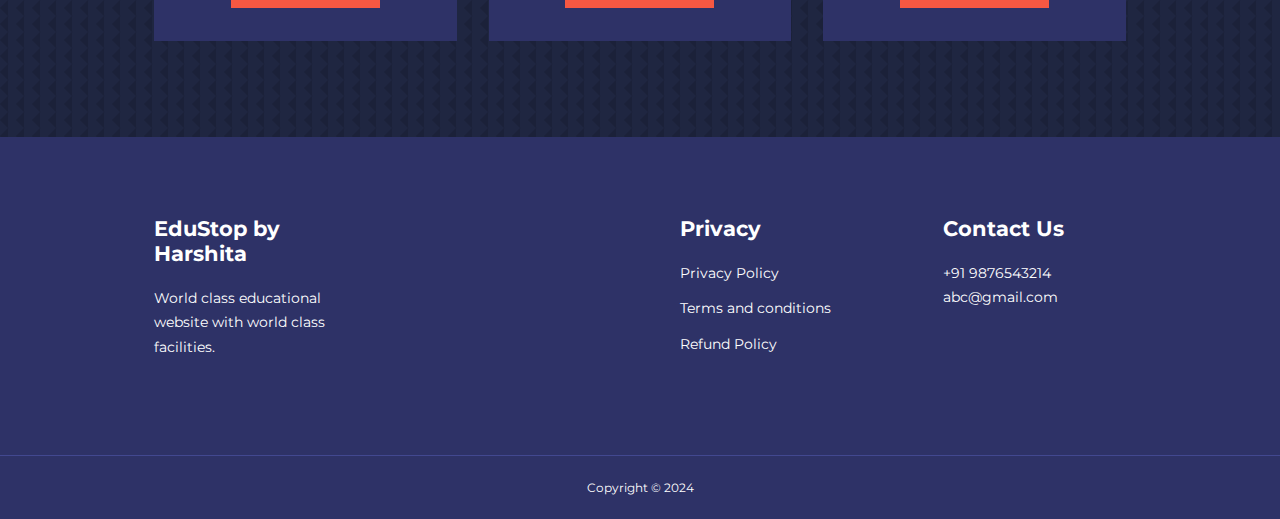
<file: code/courses.html>
<!DOCTYPE html>
<html lang="en">

<head>
    <meta charset="UTF-8">
    <meta http-equiv="X-UA-Compatible" content="IE=edge">
    <meta name="viewport" content="width=device-width, initial-scale=1.0">
    <title>Courses - EduStop by Harshita</title>
    <link rel="stylesheet" href="./css/style.css">
    <link rel="stylesheet" href="./css/about.css">

    <link rel="stylesheet" href="https://unicons.iconscout.com/release/v2.1.6/css/unicons.css">

    <link rel="preconnect" href="https://fonts.googleapis.com">
    <link rel="preconnect" href="https://fonts.gstatic.com" crossorigin>
    <link href="https://fonts.googleapis.com/css2?family=Montserrat:wght@300;400;500;600;700;800;900&display=swap" rel="stylesheet">

    <style>
        body {
            background-image: url("../images/bg-texture.png");
        }
        
        .courses {
            margin-top: 1rem;
        }
    </style>
</head>

<body>


    <!-- ======> navbar started <====== -->
    <nav>
        <div class="container nav_container">
            <a href="index.html">
                <h2>EduStop</h2>
            </a>
            <ul class="nav_menu">
                <li><a href="index.html">Home</a></li>
                <li><a href="about.html">About</a></li>
                <li><a href="courses.html">Courses</a></li>
            </ul>
            <button id="open-menu-btn"><i class="uil uil-bars"></i></button>
            <button id="close-menu-btn"><i class="uil uil-multiply"></i></button>
        </div>
    </nav>
    <!-- ======> navbar ended <====== -->

        <!-- ======> Courses Started <====== -->


        <section class="courses">
            <div class="container courses_container">
                <article class="course">
                    <div class="course_image">
                        <img src="../images/course1.jpg" alt="">
                    </div>
                    <div class="course_info">
                        <h4>Responsive Social Media Website UI Design</h4>
                        <p>Lorem ipsum dolor, sit amet consectetur adipisicing elit. Minima facilis perspiciatis modi
                            consequatur facere repudiandae est!</p>
                        <a href="courses.html" class="btn btn-primary">Lear More</a>
                    </div>
    
                </article>
    
                <article class="course">
                    <div class="course_image">
                        <img src="../images/course2.jpg" alt="">
                    </div>
                    <div class="course_info">
                        <h4>Responsive SmartHome Website Design</h4>
                        <p>Lorem ipsum dolor, sit amet consectetur adipisicing elit. Minima facilis perspiciatis modi
                            consequatur facere repudiandae est!</p>
                        <a href="courses.html" class="btn btn-primary">Lear More</a>
                    </div>
    
                </article>
    
                <article class="course">
                    <div class="course_image">
                        <img src="../images/course3.jpg" alt="">
                    </div>
                    <div class="course_info">
                        <h4>Responsive Admin Dashboard UI Design</h4>
                        <p>Lorem ipsum dolor, sit amet consectetur adipisicing elit. Minima facilis perspiciatis modi
                            consequatur facere repudiandae est!</p>
                        <a href="courses.html" class="btn btn-primary">Lear More</a>
                    </div>
    
                </article>

                <article class="course">
                    <div class="course_image">
                        <img src="../images/course4.jpg" alt="">
                    </div>
                    <div class="course_info">
                        <h4>Responsive Admin Dashboard UI Design</h4>
                        <p>Lorem ipsum dolor, sit amet consectetur adipisicing elit. Minima facilis perspiciatis modi
                            consequatur facere repudiandae est!</p>
                        <a href="courses.html" class="btn btn-primary">Lear More</a>
                    </div>
    
                </article>
                
                <article class="course">
                    <div class="course_image">
                        <img src="../images/course5.jpg" alt="">
                    </div>
                    <div class="course_info">
                        <h4>Responsive Admin Dashboard UI Design</h4>
                        <p>Lorem ipsum dolor, sit amet consectetur adipisicing elit. Minima facilis perspiciatis modi
                            consequatur facere repudiandae est!</p>
                        <a href="courses.html" class="btn btn-primary">Lear More</a>
                    </div>
    
                </article>

                <article class="course">
                    <div class="course_image">
                        <img src="../images/course6.jpg" alt="">
                    </div>
                    <div class="course_info">
                        <h4>Responsive Admin Dashboard UI Design</h4>
                        <p>Lorem ipsum dolor, sit amet consectetur adipisicing elit. Minima facilis perspiciatis modi
                            consequatur facere repudiandae est!</p>
                        <a href="courses.html" class="btn btn-primary">Lear More</a>
                    </div>
    
                </article>

                <article class="course">
                    <div class="course_image">
                        <img src="../images/course7.jpg" alt="">
                    </div>
                    <div class="course_info">
                        <h4>Responsive Admin Dashboard UI Design</h4>
                        <p>Lorem ipsum dolor, sit amet consectetur adipisicing elit. Minima facilis perspiciatis modi
                            consequatur facere repudiandae est!</p>
                        <a href="courses.html" class="btn btn-primary">Lear More</a>
                    </div>
    
                </article>

                <article class="course">
                    <div class="course_image">
                        <img src="../images/course8.jpg" alt="">
                    </div>
                    <div class="course_info">
                        <h4>Responsive Admin Dashboard UI Design</h4>
                        <p>Lorem ipsum dolor, sit amet consectetur adipisicing elit. Minima facilis perspiciatis modi
                            consequatur facere repudiandae est!</p>
                        <a href="courses.html" class="btn btn-primary">Lear More</a>
                    </div>
    
                </article>

                <article class="course">
                    <div class="course_image">
                        <img src="../images/course9.jpg" alt="">
                    </div>
                    <div class="course_info">
                        <h4>Responsive Admin Dashboard UI Design</h4>
                        <p>Lorem ipsum dolor, sit amet consectetur adipisicing elit. Minima facilis perspiciatis modi
                            consequatur facere repudiandae est!</p>
                        <a href="courses.html" class="btn btn-primary">Lear More</a>
                    </div>
    
                </article>

                <article class="course">
                    <div class="course_image">
                        <img src="../images/course10.jpg" alt="">
                    </div>
                    <div class="course_info">
                        <h4>Responsive Admin Dashboard UI Design</h4>
                        <p>Lorem ipsum dolor, sit amet consectetur adipisicing elit. Minima facilis perspiciatis modi
                            consequatur facere repudiandae est!</p>
                        <a href="courses.html" class="btn btn-primary">Lear More</a>
                    </div>
    
                </article>

                <article class="course">
                    <div class="course_image">
                        <img src="../images/course11.jpg" alt="">
                    </div>
                    <div class="course_info">
                        <h4>Responsive Admin Dashboard UI Design</h4>
                        <p>Lorem ipsum dolor, sit amet consectetur adipisicing elit. Minima facilis perspiciatis modi
                            consequatur facere repudiandae est!</p>
                        <a href="courses.html" class="btn btn-primary">Lear More</a>
                    </div>
    
                </article>

                <article class="course">
                    <div class="course_image">
                        <img src="../images/course12.jpg" alt="">
                    </div>
                    <div class="course_info">
                        <h4>Responsive Admin Dashboard UI Design</h4>
                        <p>Lorem ipsum dolor, sit amet consectetur adipisicing elit. Minima facilis perspiciatis modi
                            consequatur facere repudiandae est!</p>
                        <a href="courses.html" class="btn btn-primary">Lear More</a>
                    </div>
    
                </article>

                <article class="course">
                    <div class="course_image">
                        <img src="../images/course13.jpg" alt="">
                    </div>
                    <div class="course_info">
                        <h4>Responsive Admin Dashboard UI Design</h4>
                        <p>Lorem ipsum dolor, sit amet consectetur adipisicing elit. Minima facilis perspiciatis modi
                            consequatur facere repudiandae est!</p>
                        <a href="courses.html" class="btn btn-primary">Lear More</a>
                    </div>
    
                </article>

                <article class="course">
                    <div class="course_image">
                        <img src="../images/course14.jpg" alt="">
                    </div>
                    <div class="course_info">
                        <h4>Responsive Admin Dashboard UI Design</h4>
                        <p>Lorem ipsum dolor, sit amet consectetur adipisicing elit. Minima facilis perspiciatis modi
                            consequatur facere repudiandae est!</p>
                        <a href="courses.html" class="btn btn-primary">Lear More</a>
                    </div>
    
                </article>

                <article class="course">
                    <div class="course_image">
                        <img src="../images/course15.jpg" alt="">
                    </div>
                    <div class="course_info">
                        <h4>Responsive Admin Dashboard UI Design</h4>
                        <p>Lorem ipsum dolor, sit amet consectetur adipisicing elit. Minima facilis perspiciatis modi
                            consequatur facere repudiandae est!</p>
                        <a href="courses.html" class="btn btn-primary">Lear More</a>
                    </div>
    
                </article>

                <article class="course">
                    <div class="course_image">
                        <img src="../images/course16.jpg" alt="">
                    </div>
                    <div class="course_info">
                        <h4>Responsive Admin Dashboard UI Design</h4>
                        <p>Lorem ipsum dolor, sit amet consectetur adipisicing elit. Minima facilis perspiciatis modi
                            consequatur facere repudiandae est!</p>
                        <a href="courses.html" class="btn btn-primary">Lear More</a>
                    </div>
    
                </article>

                <article class="course">
                    <div class="course_image">
                        <img src="../images/course17.jpg" alt="">
                    </div>
                    <div class="course_info">
                        <h4>Responsive Admin Dashboard UI Design</h4>
                        <p>Lorem ipsum dolor, sit amet consectetur adipisicing elit. Minima facilis perspiciatis modi
                            consequatur facere repudiandae est!</p>
                        <a href="courses.html" class="btn btn-primary">Lear More</a>
                    </div>
    
                </article>

                <article class="course">
                    <div class="course_image">
                        <img src="../images/course18.jpg" alt="">
                    </div>
                    <div class="course_info">
                        <h4>Responsive SmartHome Website Design</h4>
                        <p>Lorem ipsum dolor, sit amet consectetur adipisicing elit. Minima facilis perspiciatis modi
                            consequatur facere repudiandae est!</p>
                        <a href="courses.html" class="btn btn-primary">Lear More</a>
                    </div>
    
                </article>
            </div>
        </section>
    
        <!-- ======> Courses Ended <====== -->













  <!-- ======> Footer Started <====== -->

  <footer>
    <div class="container footer_container">
        <div class="footer_1">
            <a href="index.html" class="footer_logo">
                <h4>EduStop by Harshita</h4>
            </a>
            <p>World class educational website with world class facilities.</p>
        </div>
        <div class="footer_2">
            
        </div>

        <div class="footer_3">
            <h4>Privacy</h4>
            <ul class="privacy">
                <li><a href="#">Privacy Policy</a></li>
                <li><a href="#">Terms and conditions</a></li>
                <li><a href="#">Refund Policy</a></li>
            </ul>
        </div>
        
        <div class="footer_4">
            <h4>Contact Us</h4>
            <div>
                <p>+91 9876543214</p>
                <p>abc@gmail.com</p>
            </div>

            <ul class="footer_socials">
                <li><a href="#"><i class="uil uil-facebook-f"></i></a></li>
                <li><a href="#"><i class="uil uil-instagram-alt"></i></a></li>
                <li><a href="#"><i class="uil uil-twitter"></i></a></li>
                <li><a href="#"><i class="uil uil-linkedin-alt"></i></a></li>
            </ul>
        </div>

    </div>

    <div class="footer_copyright">
        <small>Copyright &copy; 2024</small>
    </div>
    
</footer>


<!-- ======> Footer Ended <====== -->





<script src="./main.js"></script>

</body>

</html>
</file>
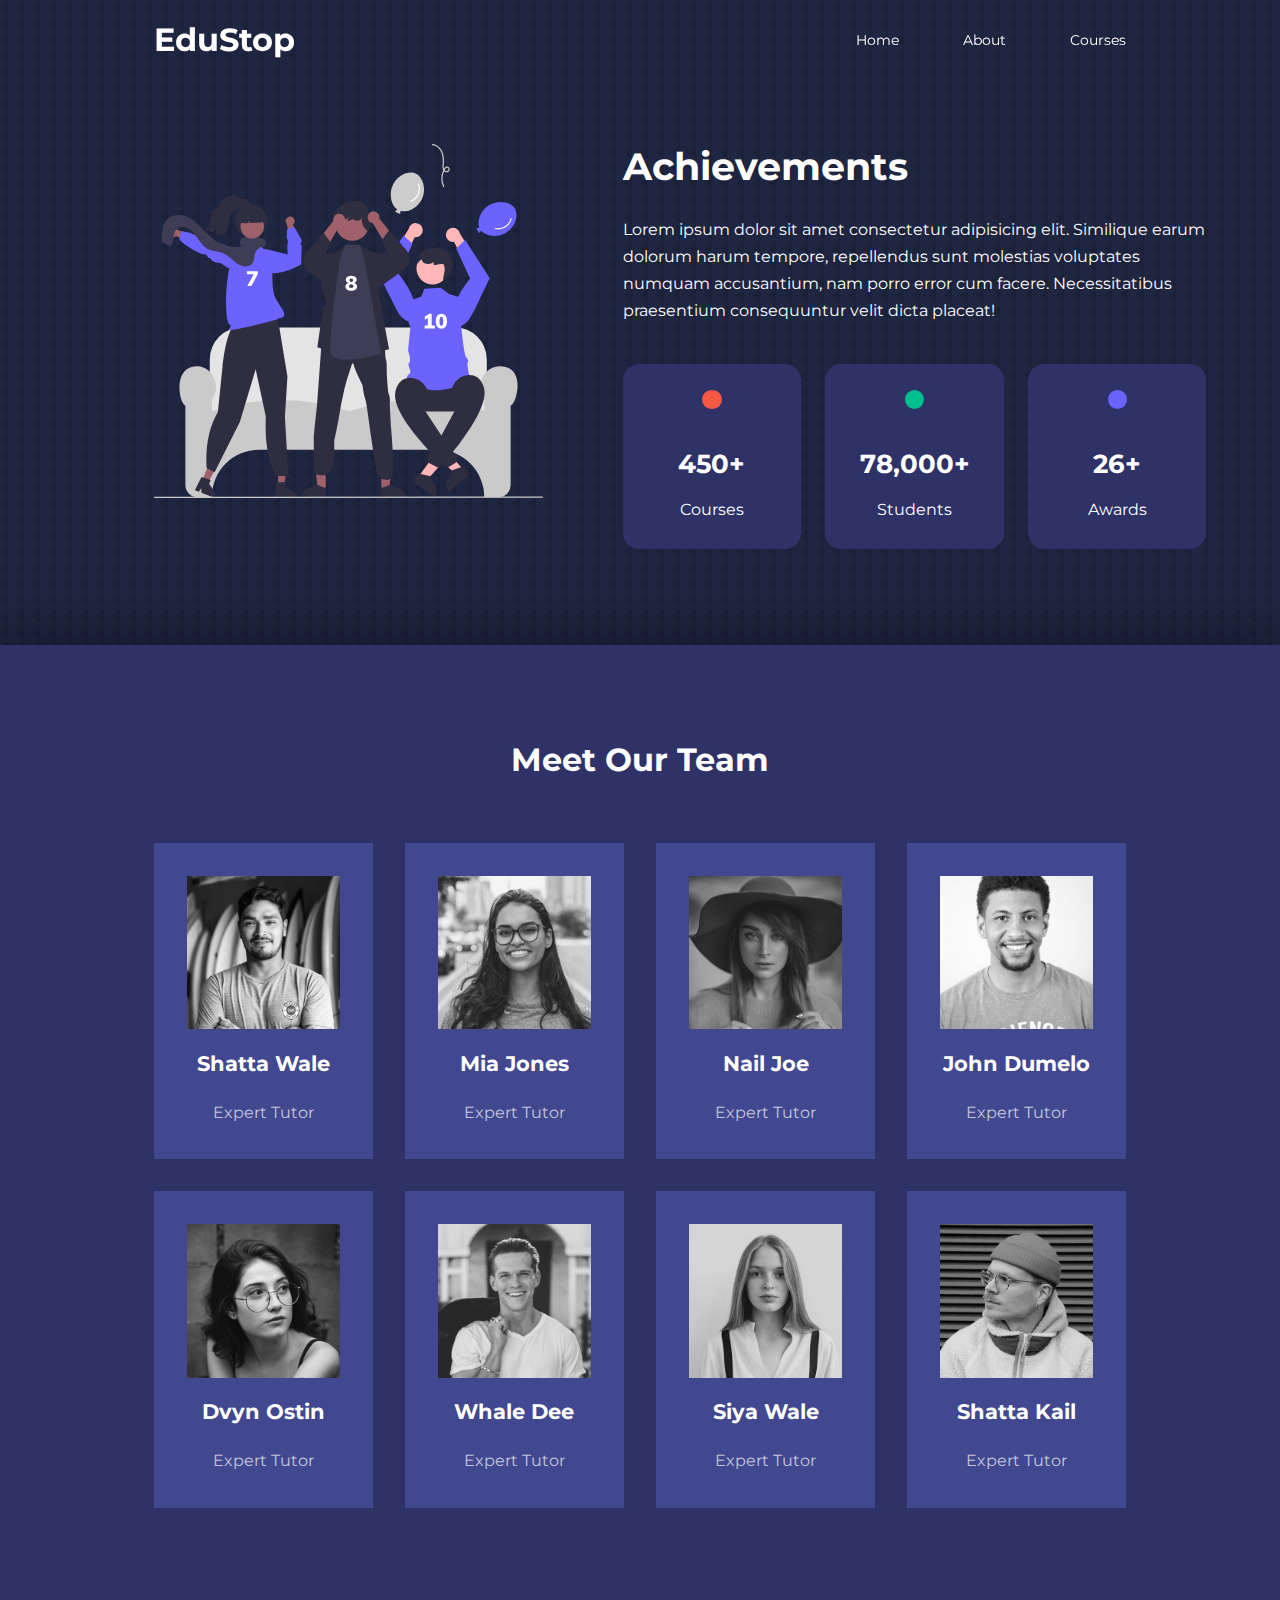
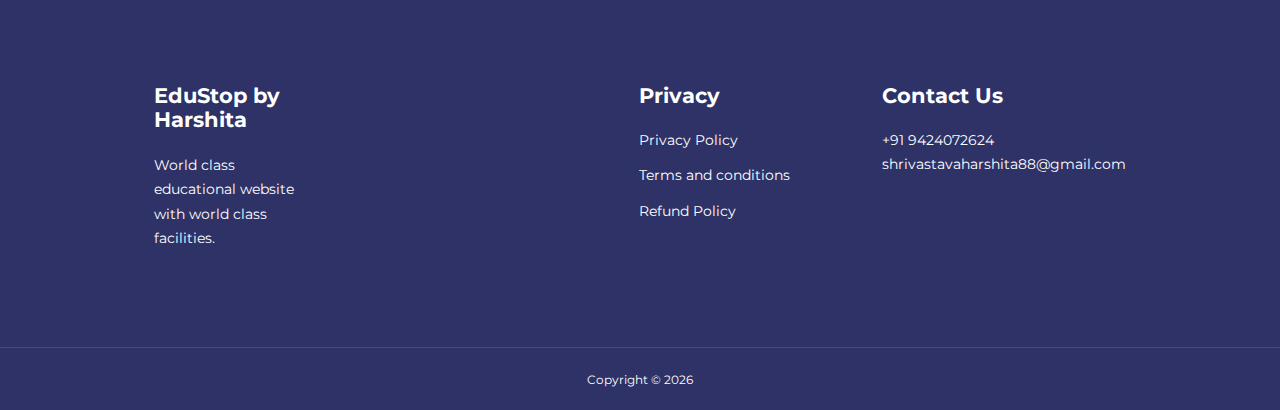
<file: public/about.html>
<!DOCTYPE html>
<html lang="en">

<head>
    <meta charset="UTF-8">
    <meta http-equiv="X-UA-Compatible" content="IE=edge">
    <meta name="viewport" content="width=device-width, initial-scale=1.0">
    <title>About - EduStop by Harshita</title>
    <link rel="stylesheet" href="./css/style.css">
    <link rel="stylesheet" href="./css/about.css">

    <link rel="stylesheet" href="https://unicons.iconscout.com/release/v2.1.6/css/unicons.css">

    <link rel="preconnect" href="https://fonts.googleapis.com">
    <link rel="preconnect" href="https://fonts.gstatic.com" crossorigin>
    <link href="https://fonts.googleapis.com/css2?family=Montserrat:wght@300;400;500;600;700;800;900&display=swap"
        rel="stylesheet">
    <style>
        body {
            background-image: url("../images/bg-texture.png");
        }
    </style>
</head>

<body>


    <!-- ======> navbar started <====== -->
    <nav>
        <div class="container nav_container">
            <a href="index.html">
                <h2>EduStop</h2>
            </a>
            <ul class="nav_menu">
                <li><a href="index.html">Home</a></li>
                <li><a href="about.html">About</a></li>
                <li><a href="courses.html">Courses</a></li>
            </ul>
            <button id="open-menu-btn"><i class="uil uil-bars"></i></button>
            <button id="close-menu-btn"><i class="uil uil-multiply"></i></button>
        </div>
    </nav>
    <!-- ======> navbar ended <====== -->

    <!-- ======> achievements started <====== -->

    <section class="about_achievements">
        <div class="container about_achievements-container">
            <div class="about_achievements-left">
                <img src="../images/about achievements.svg" alt="">
            </div>

            <div class="about_achievements-right">
                <h1>Achievements</h1>
                <p>
                    Lorem ipsum dolor sit amet consectetur adipisicing elit. Similique earum dolorum harum tempore,
                    repellendus sunt molestias voluptates numquam accusantium, nam porro error cum facere.
                    Necessitatibus praesentium consequuntur velit dicta placeat!
                </p>

                <div class="achievements_cards">
                    <article class="achievement_card">
                        <span class="achievement_icon">
                            <i class="uil uil-video"></i>
                        </span>
                        <h3>450+</h3>
                        <p>Courses</p>
                    </article>

                    <article class="achievement_card">
                        <span class="achievement_icon">
                            <i class="uil uil-users-alt"></i>
                        </span>
                        <h3>78,000+</h3>
                        <p>Students</p>
                    </article>

                    <article class="achievement_card">
                        <span class="achievement_icon">
                            <i class="uil uil-trophy"></i>
                        </span>
                        <h3>26+</h3>
                        <p>Awards</p>
                    </article>
                </div>
            </div>
        </div>
    </section>

    <!-- ======> achievements ended <====== -->

    <!-- ======> team started <====== -->

    <section class="team">
        <h2>Meet Our Team</h2>
        <div class="container team_container">
            <article class="team_member">
                <div class="team_member-image">
                    <img src="../images/tm1.jpg" alt="">
                </div>
                <div class="team_member-info">
                    <h4>Shatta Wale</h4>
                    <p>Expert Tutor</p>
                </div>
                
            </article>

            <article class="team_member">
                <div class="team_member-image">
                    <img src="../images/tm2.jpg" alt="">
                </div>
                <div class="team_member-info">
                    <h4>Mia Jones</h4>
                    <p>Expert Tutor</p>
                </div>
                
            </article>

            <article class="team_member">
                <div class="team_member-image">
                    <img src="../images/tm3.jpg" alt="">
                </div>
                <div class="team_member-info">
                    <h4>Nail Joe</h4>
                    <p>Expert Tutor</p>
                </div>
                
            </article>

            <article class="team_member">
                <div class="team_member-image">
                    <img src="../images/tm4.jpg" alt="">
                </div>
                <div class="team_member-info">
                    <h4>John Dumelo</h4>
                    <p>Expert Tutor</p>
                </div>
                
            </article>

            <article class="team_member">
                <div class="team_member-image">
                    <img src="../images/tm5.jpg" alt="">
                </div>
                <div class="team_member-info">
                    <h4>Dvyn Ostin</h4>
                    <p>Expert Tutor</p>
                </div>
                
            </article>

            <article class="team_member">
                <div class="team_member-image">
                    <img src="../images/tm6.jpg" alt="">
                </div>
                <div class="team_member-info">
                    <h4>Whale Dee</h4>
                    <p>Expert Tutor</p>
                </div>
                
            </article>

            <article class="team_member">
                <div class="team_member-image">
                    <img src="../images/tm7.jpg" alt="">
                </div>
                <div class="team_member-info">
                    <h4>Siya Wale</h4>
                    <p>Expert Tutor</p>
                </div>
                
            </article>

            <article class="team_member">
                <div class="team_member-image">
                    <img src="../images/tm8.jpg" alt="">
                </div>
                <div class="team_member-info">
                    <h4>Shatta Kail</h4>
                    <p>Expert Tutor</p>
                </div>
                
            </article>
        </div>
    </section>

    <!-- ======> team ended <====== -->







    <!-- ======> Footer Started <====== -->

    <footer>
        <div class="container footer_container">
            <div class="footer_1">
                <a href="index.html" class="footer_logo">
                    <h4>EduStop by Harshita</h4>
                </a>
                <p>World class educational website with world class facilities.</p>
            </div>
            <div class="footer_2">
                
            </div>

            <div class="footer_3">
                <h4>Privacy</h4>
                <ul class="privacy">
                    <li><a href="#">Privacy Policy</a></li>
                    <li><a href="#">Terms and conditions</a></li>
                    <li><a href="#">Refund Policy</a></li>
                </ul>
            </div>

            <div class="footer_4">
                <h4>Contact Us</h4>
                <div>
                    <p>+91 9424072624</p>
                    <p>shrivastavaharshita88@gmail.com</p>
                </div>

                <ul class="footer_socials">
                    <li><a href="#"><i class="uil uil-facebook-f"></i></a></li>
                    <li><a href="#"><i class="uil uil-instagram-alt"></i></a></li>
                    <li><a href="#"><i class="uil uil-twitter"></i></a></li>
                    <li><a href="#"><i class="uil uil-linkedin-alt"></i></a></li>
                </ul>
            </div>

        </div>

        <div class="footer_copyright">
            <small>Copyright &copy; 2026</small>
        </div>

    </footer>


    <!-- ======> Footer Ended <====== -->





    <script src="./main.js"></script>

</body>

</html>
</file>
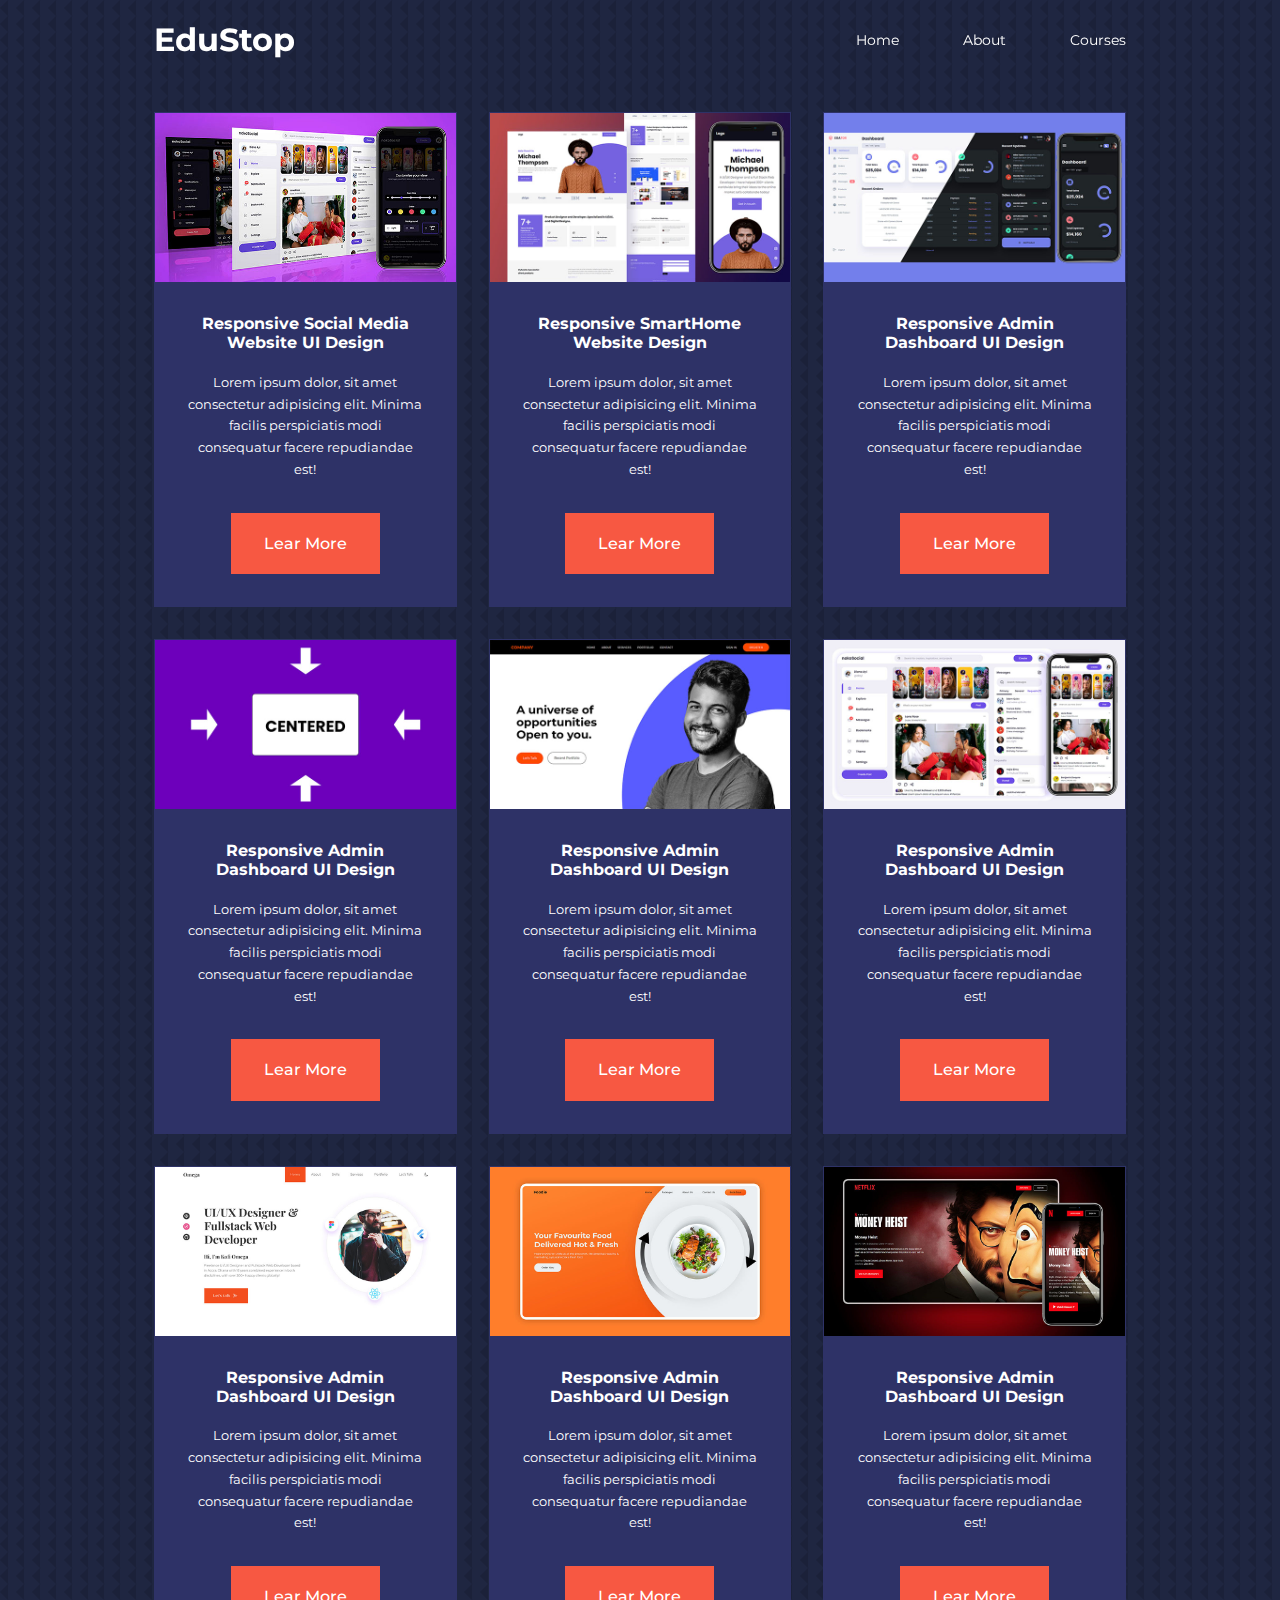
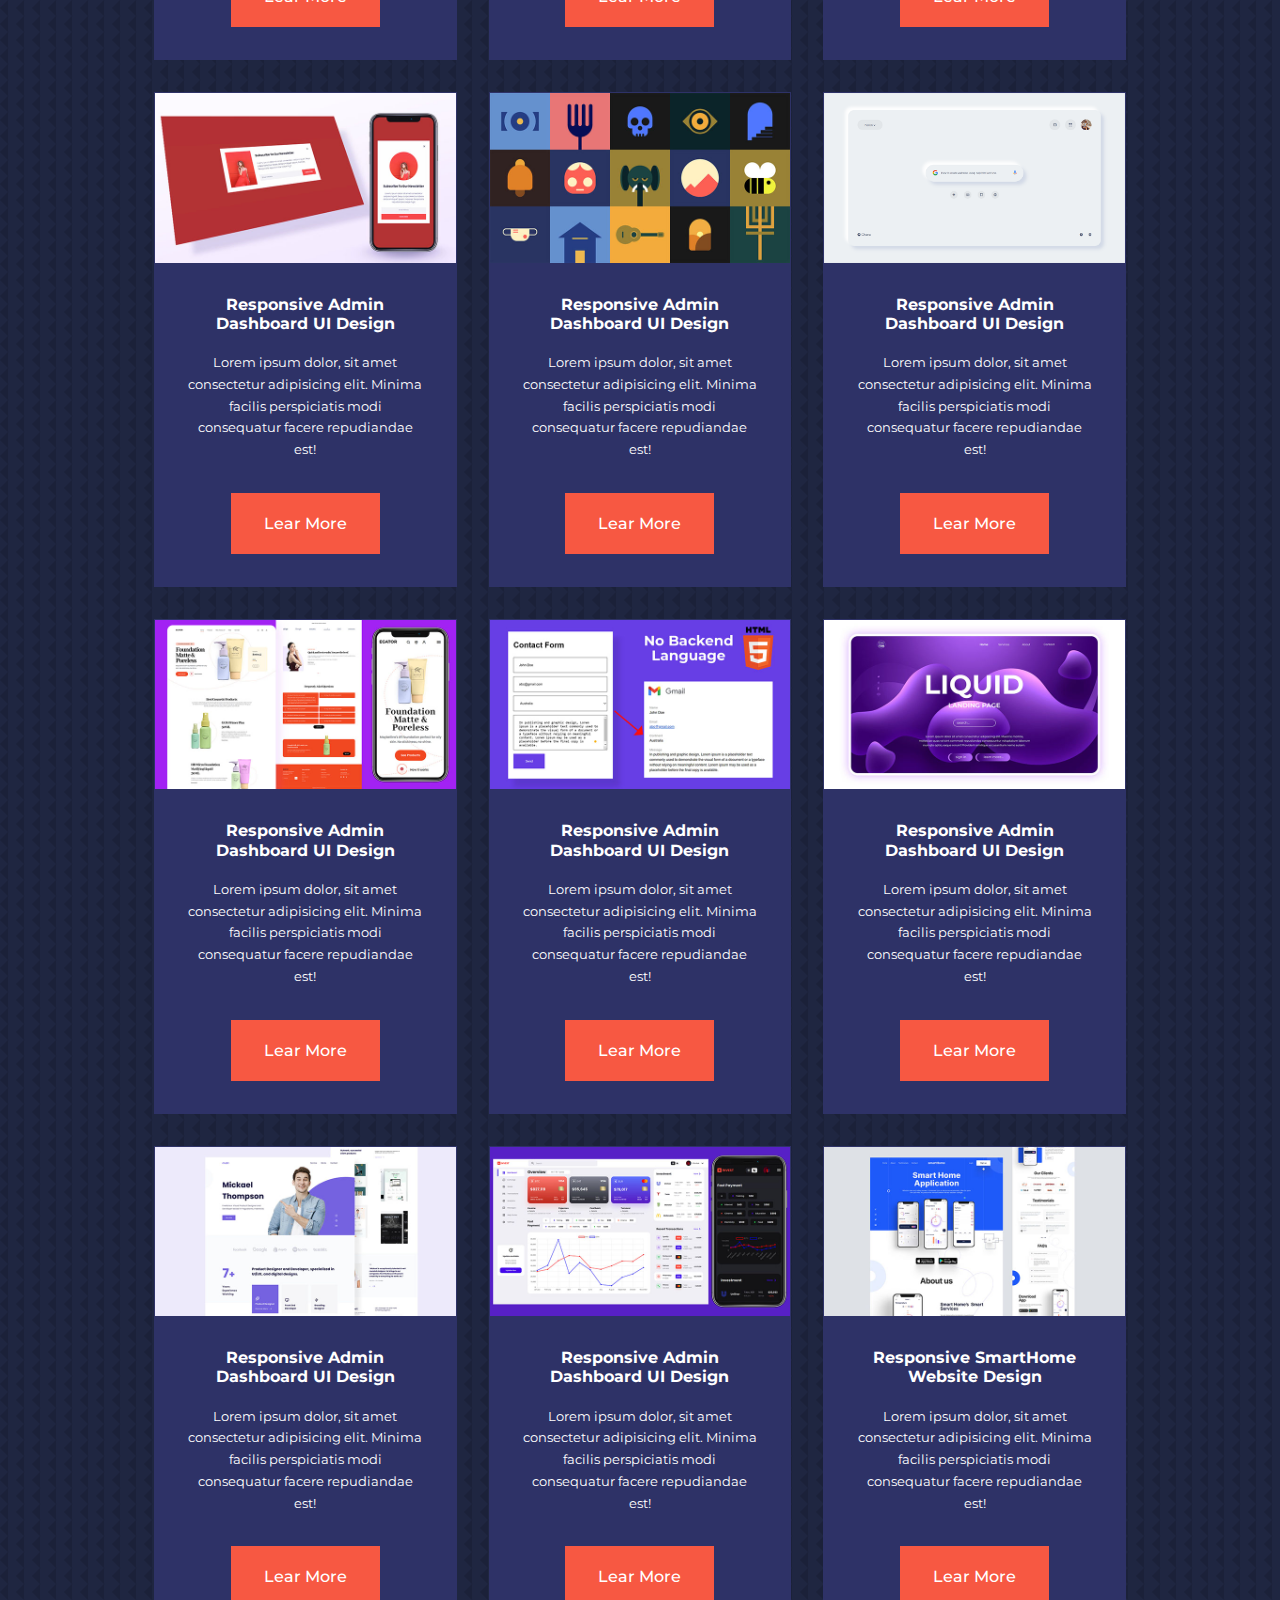
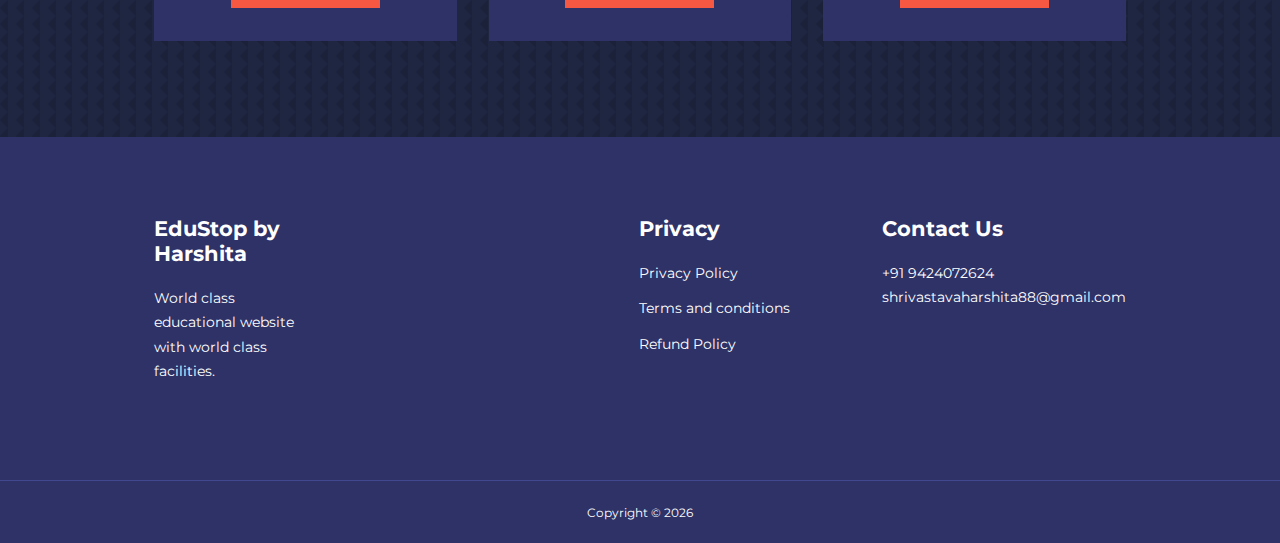
<file: public/courses.html>
<!DOCTYPE html>
<html lang="en">

<head>
    <meta charset="UTF-8">
    <meta http-equiv="X-UA-Compatible" content="IE=edge">
    <meta name="viewport" content="width=device-width, initial-scale=1.0">
    <title>Courses - EduStop by Harshita</title>
    <link rel="stylesheet" href="./css/style.css">
    <link rel="stylesheet" href="./css/about.css">

    <link rel="stylesheet" href="https://unicons.iconscout.com/release/v2.1.6/css/unicons.css">

    <link rel="preconnect" href="https://fonts.googleapis.com">
    <link rel="preconnect" href="https://fonts.gstatic.com" crossorigin>
    <link href="https://fonts.googleapis.com/css2?family=Montserrat:wght@300;400;500;600;700;800;900&display=swap" rel="stylesheet">

    <style>
        body {
            background-image: url("../images/bg-texture.png");
        }
        
        .courses {
            margin-top: 1rem;
        }
    </style>
</head>

<body>


    <!-- ======> navbar started <====== -->
    <nav>
        <div class="container nav_container">
            <a href="index.html">
                <h2>EduStop</h2>
            </a>
            <ul class="nav_menu">
                <li><a href="index.html">Home</a></li>
                <li><a href="about.html">About</a></li>
                <li><a href="courses.html">Courses</a></li>
            </ul>
            <button id="open-menu-btn"><i class="uil uil-bars"></i></button>
            <button id="close-menu-btn"><i class="uil uil-multiply"></i></button>
        </div>
    </nav>
    <!-- ======> navbar ended <====== -->

        <!-- ======> Courses Started <====== -->


        <section class="courses">
            <div class="container courses_container">
                <article class="course">
                    <div class="course_image">
                        <img src="../images/course1.jpg" alt="">
                    </div>
                    <div class="course_info">
                        <h4>Responsive Social Media Website UI Design</h4>
                        <p>Lorem ipsum dolor, sit amet consectetur adipisicing elit. Minima facilis perspiciatis modi
                            consequatur facere repudiandae est!</p>
                        <a href="courses.html" class="btn btn-primary">Lear More</a>
                    </div>
    
                </article>
    
                <article class="course">
                    <div class="course_image">
                        <img src="../images/course2.jpg" alt="">
                    </div>
                    <div class="course_info">
                        <h4>Responsive SmartHome Website Design</h4>
                        <p>Lorem ipsum dolor, sit amet consectetur adipisicing elit. Minima facilis perspiciatis modi
                            consequatur facere repudiandae est!</p>
                        <a href="courses.html" class="btn btn-primary">Lear More</a>
                    </div>
    
                </article>
    
                <article class="course">
                    <div class="course_image">
                        <img src="../images/course3.jpg" alt="">
                    </div>
                    <div class="course_info">
                        <h4>Responsive Admin Dashboard UI Design</h4>
                        <p>Lorem ipsum dolor, sit amet consectetur adipisicing elit. Minima facilis perspiciatis modi
                            consequatur facere repudiandae est!</p>
                        <a href="courses.html" class="btn btn-primary">Lear More</a>
                    </div>
    
                </article>

                <article class="course">
                    <div class="course_image">
                        <img src="../images/course4.jpg" alt="">
                    </div>
                    <div class="course_info">
                        <h4>Responsive Admin Dashboard UI Design</h4>
                        <p>Lorem ipsum dolor, sit amet consectetur adipisicing elit. Minima facilis perspiciatis modi
                            consequatur facere repudiandae est!</p>
                        <a href="courses.html" class="btn btn-primary">Lear More</a>
                    </div>
    
                </article>
                
                <article class="course">
                    <div class="course_image">
                        <img src="../images/course5.jpg" alt="">
                    </div>
                    <div class="course_info">
                        <h4>Responsive Admin Dashboard UI Design</h4>
                        <p>Lorem ipsum dolor, sit amet consectetur adipisicing elit. Minima facilis perspiciatis modi
                            consequatur facere repudiandae est!</p>
                        <a href="courses.html" class="btn btn-primary">Lear More</a>
                    </div>
    
                </article>

                <article class="course">
                    <div class="course_image">
                        <img src="../images/course6.jpg" alt="">
                    </div>
                    <div class="course_info">
                        <h4>Responsive Admin Dashboard UI Design</h4>
                        <p>Lorem ipsum dolor, sit amet consectetur adipisicing elit. Minima facilis perspiciatis modi
                            consequatur facere repudiandae est!</p>
                        <a href="courses.html" class="btn btn-primary">Lear More</a>
                    </div>
    
                </article>

                <article class="course">
                    <div class="course_image">
                        <img src="../images/course7.jpg" alt="">
                    </div>
                    <div class="course_info">
                        <h4>Responsive Admin Dashboard UI Design</h4>
                        <p>Lorem ipsum dolor, sit amet consectetur adipisicing elit. Minima facilis perspiciatis modi
                            consequatur facere repudiandae est!</p>
                        <a href="courses.html" class="btn btn-primary">Lear More</a>
                    </div>
    
                </article>

                <article class="course">
                    <div class="course_image">
                        <img src="../images/course8.jpg" alt="">
                    </div>
                    <div class="course_info">
                        <h4>Responsive Admin Dashboard UI Design</h4>
                        <p>Lorem ipsum dolor, sit amet consectetur adipisicing elit. Minima facilis perspiciatis modi
                            consequatur facere repudiandae est!</p>
                        <a href="courses.html" class="btn btn-primary">Lear More</a>
                    </div>
    
                </article>

                <article class="course">
                    <div class="course_image">
                        <img src="../images/course9.jpg" alt="">
                    </div>
                    <div class="course_info">
                        <h4>Responsive Admin Dashboard UI Design</h4>
                        <p>Lorem ipsum dolor, sit amet consectetur adipisicing elit. Minima facilis perspiciatis modi
                            consequatur facere repudiandae est!</p>
                        <a href="courses.html" class="btn btn-primary">Lear More</a>
                    </div>
    
                </article>

                <article class="course">
                    <div class="course_image">
                        <img src="../images/course10.jpg" alt="">
                    </div>
                    <div class="course_info">
                        <h4>Responsive Admin Dashboard UI Design</h4>
                        <p>Lorem ipsum dolor, sit amet consectetur adipisicing elit. Minima facilis perspiciatis modi
                            consequatur facere repudiandae est!</p>
                        <a href="courses.html" class="btn btn-primary">Lear More</a>
                    </div>
    
                </article>

                <article class="course">
                    <div class="course_image">
                        <img src="../images/course11.jpg" alt="">
                    </div>
                    <div class="course_info">
                        <h4>Responsive Admin Dashboard UI Design</h4>
                        <p>Lorem ipsum dolor, sit amet consectetur adipisicing elit. Minima facilis perspiciatis modi
                            consequatur facere repudiandae est!</p>
                        <a href="courses.html" class="btn btn-primary">Lear More</a>
                    </div>
    
                </article>

                <article class="course">
                    <div class="course_image">
                        <img src="../images/course12.jpg" alt="">
                    </div>
                    <div class="course_info">
                        <h4>Responsive Admin Dashboard UI Design</h4>
                        <p>Lorem ipsum dolor, sit amet consectetur adipisicing elit. Minima facilis perspiciatis modi
                            consequatur facere repudiandae est!</p>
                        <a href="courses.html" class="btn btn-primary">Lear More</a>
                    </div>
    
                </article>

                <article class="course">
                    <div class="course_image">
                        <img src="../images/course13.jpg" alt="">
                    </div>
                    <div class="course_info">
                        <h4>Responsive Admin Dashboard UI Design</h4>
                        <p>Lorem ipsum dolor, sit amet consectetur adipisicing elit. Minima facilis perspiciatis modi
                            consequatur facere repudiandae est!</p>
                        <a href="courses.html" class="btn btn-primary">Lear More</a>
                    </div>
    
                </article>

                <article class="course">
                    <div class="course_image">
                        <img src="../images/course14.jpg" alt="">
                    </div>
                    <div class="course_info">
                        <h4>Responsive Admin Dashboard UI Design</h4>
                        <p>Lorem ipsum dolor, sit amet consectetur adipisicing elit. Minima facilis perspiciatis modi
                            consequatur facere repudiandae est!</p>
                        <a href="courses.html" class="btn btn-primary">Lear More</a>
                    </div>
    
                </article>

                <article class="course">
                    <div class="course_image">
                        <img src="../images/course15.jpg" alt="">
                    </div>
                    <div class="course_info">
                        <h4>Responsive Admin Dashboard UI Design</h4>
                        <p>Lorem ipsum dolor, sit amet consectetur adipisicing elit. Minima facilis perspiciatis modi
                            consequatur facere repudiandae est!</p>
                        <a href="courses.html" class="btn btn-primary">Lear More</a>
                    </div>
    
                </article>

                <article class="course">
                    <div class="course_image">
                        <img src="../images/course16.jpg" alt="">
                    </div>
                    <div class="course_info">
                        <h4>Responsive Admin Dashboard UI Design</h4>
                        <p>Lorem ipsum dolor, sit amet consectetur adipisicing elit. Minima facilis perspiciatis modi
                            consequatur facere repudiandae est!</p>
                        <a href="courses.html" class="btn btn-primary">Lear More</a>
                    </div>
    
                </article>

                <article class="course">
                    <div class="course_image">
                        <img src="../images/course17.jpg" alt="">
                    </div>
                    <div class="course_info">
                        <h4>Responsive Admin Dashboard UI Design</h4>
                        <p>Lorem ipsum dolor, sit amet consectetur adipisicing elit. Minima facilis perspiciatis modi
                            consequatur facere repudiandae est!</p>
                        <a href="courses.html" class="btn btn-primary">Lear More</a>
                    </div>
    
                </article>

                <article class="course">
                    <div class="course_image">
                        <img src="../images/course18.jpg" alt="">
                    </div>
                    <div class="course_info">
                        <h4>Responsive SmartHome Website Design</h4>
                        <p>Lorem ipsum dolor, sit amet consectetur adipisicing elit. Minima facilis perspiciatis modi
                            consequatur facere repudiandae est!</p>
                        <a href="courses.html" class="btn btn-primary">Lear More</a>
                    </div>
    
                </article>
            </div>
        </section>
    
        <!-- ======> Courses Ended <====== -->













  <!-- ======> Footer Started <====== -->

  <footer>
    <div class="container footer_container">
        <div class="footer_1">
            <a href="index.html" class="footer_logo">
                <h4>EduStop by Harshita</h4>
            </a>
            <p>World class educational website with world class facilities.</p>
        </div>
        <div class="footer_2">
            
        </div>

        <div class="footer_3">
            <h4>Privacy</h4>
            <ul class="privacy">
                <li><a href="#">Privacy Policy</a></li>
                <li><a href="#">Terms and conditions</a></li>
                <li><a href="#">Refund Policy</a></li>
            </ul>
        </div>
        
        <div class="footer_4">
            <h4>Contact Us</h4>
            <div>
                <p>+91 9424072624</p>
                <p>shrivastavaharshita88@gmail.com</p>
            </div>

            <ul class="footer_socials">
                <li><a href="#"><i class="uil uil-facebook-f"></i></a></li>
                <li><a href="#"><i class="uil uil-instagram-alt"></i></a></li>
                <li><a href="#"><i class="uil uil-twitter"></i></a></li>
                <li><a href="#"><i class="uil uil-linkedin-alt"></i></a></li>
            </ul>
        </div>

    </div>

    <div class="footer_copyright">
        <small>Copyright &copy; 2026</small>
    </div>
    
</footer>


<!-- ======> Footer Ended <====== -->





<script src="./main.js"></script>

</body>

</html>
</file>
<file: code/css/style.css>
* {
    margin: 0;
    padding: 0;
    border: 0;
    outline: 0;
    text-decoration: none;
    list-style: none;
    box-sizing: border-box;
}

:root {
    --color-primary: #6c63ff;
    --color-success: #00bf8e;
    --color-warning: #f7c94b;
    --color-danger: #f75842;
    --color-danger-variant: rgba(247, 88, 66, 0.4);
    --color-white: #fff;
    --color-light: rgba(255, 255, 255, 0.7);
    --color-black: #000;
    --color-bg: #1f2641;
    --color-bg1: #2e3267;
    --color-bg2: #424890;

    --container-width-lg: 76%;
    --container-width-md: 90%;
    --container-width-sm: 94%;

    --transition: all 400ms ease;
}

body {
    font-family: 'Montserrat', sans-serif;
    line-height: 1.7;
    color: var(--color-white);
    background: var(--color-bg);
}

/* ======================== Navbar ======================== */

.container {
    width: var(--container-width-lg);
    margin: 0 auto;
}

section {
    padding: 6rem 0;
}

section h2 {
    text-align: center;
    margin-bottom: 4rem;
}

h1,
h2,
h3,
h4,
h5 {
    line-height: 1.2;
}

h1 {
    font-size: 2.4rem;
}

h2 {
    font-size: 2rem;
}

h3 {
    font-size: 1.6rem;
}

h4 {
    font-size: 1.3rem;
}

a {
    color: var(--color-white);
}

img {
    width: 100%;
    display: block;
    object-fit: cover;
}

.btn {
    display: inline-block;
    background: var(--color-white);
    color: var(--color-black);
    padding: 1rem 2rem;
    border: 1px solid transparent;
    font-weight: 500;
    transition: var(--transition);
}

.btn:hover {
    background: transparent;
    color: var(--color-white);
    border-color: var(--color-white);
}

.btn-primary {
    background: var(--color-danger);
    color: var(--color-white);
}

/* navnar */

nav {
    background: transparent;
    width: 100vw;
    height: 5rem;
    position: fixed;
    top: 0;
    z-index: 11;
}

/* change navbar styles on scroll using javascript */

.window-scroll {
    background: var(--color-primary);
    box-shadow: 0 1rem 2rem rgba(0, 0, 0, 0.2);
}

.nav_container {
    height: 100%;
    display: flex;
    justify-content: space-between;
    align-items: center;
}

nav button {
    display: none;
}

.nav_menu {
    display: flex;
    align-items: center;
    gap: 4rem;
}

.nav_menu a {
    font-size: 0.9rem;
    transition: var(--transition);
}

.nav_menu a:hover {
    color: var(--color-bg2);
}

/* ======================== Header ======================== */

header {
    position: relative;
    top: 5rem;
    overflow: hidden;
    height: 70vh;
    margin-bottom: 5rem;
}

.header_container {
    display: grid;
    grid-template-columns: 1fr 1fr;
    align-items: center;
    gap: 5rem;
    height: 100%;
}

.header_left p {
    margin: 1rem 0 2.4rem;
}


/* ======================== Categories ======================== */

.categories {
    background: var(--color-bg1);
    height: 32rem;
}

.categories h1 {
    line-height: 1;
    margin-bottom: 3rem;
}

.categories_container {
    display: grid;
    grid-template-columns: 40% 60%;
}

.categories_left {
    margin-right: 4rem;
}

.categories_left p {
    margin: 1rem 0 3rem;
}

.categories_right {
    display: grid;
    grid-template-columns: repeat(3, 1fr);
    gap: 1.2rem;
}

.category {
    background: var(--color-bg2);
    padding: 1.5rem;
    border-radius: 2rem;
    transition: var(--transition);
}

.category:hover {
    box-shadow: 0 3rem 3rem rgba(0, 0, 0, 0.3);
    z-index: 1;
}

.category:nth-child(2) .category_icon {
    background: var(--color-danger);
}

.category:nth-child(3) .category_icon {
    background: var(--color-success);
}

.category:nth-child(4) .category_icon {
    background: var(--color-warning);
}

.category:nth-child(5) .category_icon {
    background: var(--color-success);
}

.category_icon {
    background: var(--color-primary);
    padding: 0.7rem;
    border-radius: 0.9rem;
}

.category h5 {
    margin: 2rem 0 1rem;
}

.category p {
    font-size: 0.85rem;
}

/* ======================== Courses ======================== */


.courses {
    margin-top: 10rem;
}

.courses_container {
    display: grid;
    grid-template-columns: repeat(3, 1fr);
    gap: 2rem;
}

.course {
    background: var(--color-bg1);
    text-align: center;
    border: 1px solid transparent;
    transition: var(--transition);
}

.course:hover {
    background: transparent;
    border-color: var(--color-primary);
}

.course_info {
    padding: 2rem;
}

.course_info p {
    margin: 1.2rem 0 2rem;
    font-size: 0.8rem;
}

.course_info h4 {
    font-size: 1rem;
}

/* ======================== FAQs ======================== */

.faqs {
    background: var(--color-bg1);
    box-shadow: inset 0 0 3rem rgba(0, 0, 0, 0.5);
}

.faqs_container {
    display: grid;
    grid-template-columns: 1fr 1fr;
    gap: 1rem;
}

.faq {
    padding: 2rem;
    display: flex;
    align-items: center;
    gap: 1.4rem;
    height: fit-content;
    background: var(--color-primary);
    cursor: pointer;
}

.faq h4 {
    font-size: 1rem;
    line-height: 2.2;
}

.faq_icon {
    align-items: flex-start;
    font-size: 1.2rem;
}

.faq p {
    margin-top: 0.8rem;
    font-size: 0.8rem;
    display: none;
}

.faq.open p {
    display: block;
}


/* ======================== TESTIMONIALS ======================== */

.testimonials_container {
    overflow-x: hidden;
    position: relative;
    margin-bottom: 5rem;
}


.avatar {
    width: 6rem;
    height: 6rem;
    border-radius: 50%;
    overflow: hidden;
    margin: 0 auto 1rem;
    border: 1rem solid var(--color-bg1);
}

.testimonial_info {
    text-align: center;
}

.testimonial_body {
    background: var(--color-primary);
    padding: 2rem;
    margin-top: 2rem;
    position: relative;
}

.testimonial_body::before {
    content: "";
    display: block;
    background: linear-gradient(135deg, transparent, var(--color-primary), var(--color-primary), var(--color-primary));
    width: 3rem;
    height: 3rem;
    position: absolute;
    left: 50%;
    top: -1.5rem;
    transform: rotate(45deg);
}


/* ======================== FOOTER ======================== */

footer {
    background: var(--color-bg1);
    padding-top: 5rem;
    font-size: 0.9rem;
}

.footer_container {
    display: grid;
    grid-template-columns: repeat(4, 1fr);
    gap: 5rem;
}

.footer_container>div h4 {
    margin-bottom: 1.2rem;
}

.footer_1 p {
    margin: 0 0 2rem;
}

footer ul li {
    margin-bottom: 0.7rem;
}

footer ul li a:hover {
    text-decoration: underline;
}

.footer_socials {
    display: flex;
    gap: 1rem;
    font-size: 1.2rem;
    margin-top: 2rem;
}

.footer_copyright {
    text-align: center;
    margin-top: 4rem;
    padding: 1.2rem 0;
    border-top: 1px solid var(--color-bg2);
}

/* ======================== MEDIA QUERIES (TABLET) ======================== */

@media screen and (max-width: 1024px) {
    .container {
        width: var(--container-width-md);
    }

    h1 {
        font-size: rem;
    }

    h2 {
        font-size: 1.7rem;
    }

    h3 {
        font-size: 1.4rem;
    }

    h4 {
        font-size: 1.2rem;
    }

    /* ============= NAVBAR ============== */

    nav button {
        display: inline-block;
        background: transparent;
        font-size: 1.8rem;
        color: white;
        cursor: pointer;
    }

    nav button#close-menu-btn {
        display: none;
    }

    .nav_menu {
        position: fixed;
        top: 5rem;
        right: 5%;
        height: fit-content;
        width: 18rem;
        flex-direction: column;
        gap: 0;
        display: none;
    }

    .nav_menu li {
        width: 100%;
        height: 5.8rem;
        animation: animateNavItems 400ms linear forwards;
        transform-origin: top right;
        opacity: 0;
    }

    .nav_menu li:nth-child(2) {
        animation-delay: 200ms;
    }

    .nav_menu li:nth-child(3) {
        animation-delay: 400ms;
    }

    .nav_menu li:nth-child(4) {
        animation-delay: 600ms;
    }

    @keyframes animateNavItems {

        0% {
            transform: rotateZ(-90deg) rotateX(90deg) scale(0.1);
        }

        100% {
            transform: rotateZ(0) rotateX(0) scale(1);
            opacity: 1;
        }

    }

    .nav_menu li a {
        background: var(--color-primary);
        box-shadow: -4rem 6rem 10rem rgba(0, 0, 0, 0.6);
        width: 100%;
        height: 100%;
        display: grid;
        place-items: center;
    }

    .nav_menu li a:hover {
        background: var(--color-bg2);
        color: var(--color-white);
    }

    /* ============= HEADER ============== */

    header{
        height: 52vh;
        margin-bottom: 4rem;
    }

    .header_container {
        gap: 0;
        padding-bottom: 3rem;
    }

    /* ============= CATEGORIES ============== */

    .categories{
        height: auto;
    }

    .categories_container {
        grid-template-columns: 1fr;
        gap: 3rem;
    }

    .categories_left{
        margin-right: 0;
    }

    /* ============= COURSES ============== */

    .courses {
        margin-top: 0;
    }

    .courses_container {
        grid-template-columns: 1fr 1fr;
    }

    /* ============= FAQs ============== */

    .faqs_container{
        grid-template-columns: 1fr;
    }

    .faq{
        padding: 1.5rem;
    }

    /* ============= FOOTER ============== */

    .footer_container {
        grid-template-columns: 1fr 1fr;       
    }
}

/* ======================== MEDIA QUERIES (MOBILE) ======================== */

@media screen and (max-width: 600px) {
    .container{
        width: var(--container-width-sm);
    }

     /* ============= NAVBAR ============== */

     .nav_menu{
        right: 3%;
     }

      /* ============= HEADER ============== */

     header{
        height: 100vh;
     }

     .header_container{
        grid-template-columns: 1fr;
        text-align: center;
        margin-top: 0;
     }

     .header_left p {
        margin-bottom: 1.3rem;
     }

     /* ============= CATEGORIES ============== */

     .categories_right{
        grid-template-columns: 1fr 1fr;
        gap: 0.7rem;
     }

     .category{
        padding: 1rem;
        border-radius: 1rem;
     }

     .category_icon{
        margin-top: 4px;
        display: inline-block;
     }

      /* ============= COURSES ============== */

      .courses_container{
        grid-template-columns: 1fr;
      }

       /* ============= TESTIMONIALS ============== */

       .testimonial_body{
        padding: 1.2rem;
       }

        /* ============= FOOTER ============== */

        .footer_container{
            grid-template-columns: 1fr;
            text-align: center;
            gap: 2rem;
        }

        .footer_1 p{
            margin: 1rem auto;
        }

        .footer_socials{
            justify-content: center;
        }




}
</file>
<file: public/css/style.css>
* {
    margin: 0;
    padding: 0;
    border: 0;
    outline: 0;
    text-decoration: none;
    list-style: none;
    box-sizing: border-box;
}

:root {
    --color-primary: #6c63ff;
    --color-success: #00bf8e;
    --color-warning: #f7c94b;
    --color-danger: #f75842;
    --color-danger-variant: rgba(247, 88, 66, 0.4);
    --color-white: #fff;
    --color-light: rgba(255, 255, 255, 0.7);
    --color-black: #000;
    --color-bg: #1f2641;
    --color-bg1: #2e3267;
    --color-bg2: #424890;

    --container-width-lg: 76%;
    --container-width-md: 90%;
    --container-width-sm: 94%;

    --transition: all 400ms ease;
}

body {
    font-family: 'Montserrat', sans-serif;
    line-height: 1.7;
    color: var(--color-white);
    background: var(--color-bg);
}

/* ======================== Navbar ======================== */

.container {
    width: var(--container-width-lg);
    margin: 0 auto;
}

section {
    padding: 6rem 0;
}

section h2 {
    text-align: center;
    margin-bottom: 4rem;
}

h1,
h2,
h3,
h4,
h5 {
    line-height: 1.2;
}

h1 {
    font-size: 2.4rem;
}

h2 {
    font-size: 2rem;
}

h3 {
    font-size: 1.6rem;
}

h4 {
    font-size: 1.3rem;
}

a {
    color: var(--color-white);
}

img {
    width: 100%;
    display: block;
    object-fit: cover;
}

.btn {
    display: inline-block;
    background: var(--color-white);
    color: var(--color-black);
    padding: 1rem 2rem;
    border: 1px solid transparent;
    font-weight: 500;
    transition: var(--transition);
}

.btn:hover {
    background: transparent;
    color: var(--color-white);
    border-color: var(--color-white);
}

.btn-primary {
    background: var(--color-danger);
    color: var(--color-white);
}

/* navnar */

nav {
    background: transparent;
    width: 100vw;
    height: 5rem;
    position: fixed;
    top: 0;
    z-index: 11;
}

/* change navbar styles on scroll using javascript */

.window-scroll {
    background: var(--color-primary);
    box-shadow: 0 1rem 2rem rgba(0, 0, 0, 0.2);
}

.nav_container {
    height: 100%;
    display: flex;
    justify-content: space-between;
    align-items: center;
}

nav button {
    display: none;
}

.nav_menu {
    display: flex;
    align-items: center;
    gap: 4rem;
}

.nav_menu a {
    font-size: 0.9rem;
    transition: var(--transition);
}

.nav_menu a:hover {
    color: var(--color-bg2);
}

/* ======================== Header ======================== */

header {
    position: relative;
    top: 5rem;
    overflow: hidden;
    height: 70vh;
    margin-bottom: 5rem;
}

.header_container {
    display: grid;
    grid-template-columns: 1fr 1fr;
    align-items: center;
    gap: 5rem;
    height: 100%;
}

.header_left p {
    margin: 1rem 0 2.4rem;
}


/* ======================== Categories ======================== */

.categories {
    background: var(--color-bg1);
    height: 32rem;
}

.categories h1 {
    line-height: 1;
    margin-bottom: 3rem;
}

.categories_container {
    display: grid;
    grid-template-columns: 40% 60%;
}

.categories_left {
    margin-right: 4rem;
}

.categories_left p {
    margin: 1rem 0 3rem;
}

.categories_right {
    display: grid;
    grid-template-columns: repeat(3, 1fr);
    gap: 1.2rem;
}

.category {
    background: var(--color-bg2);
    padding: 1.5rem;
    border-radius: 2rem;
    transition: var(--transition);
}

.category:hover {
    box-shadow: 0 3rem 3rem rgba(0, 0, 0, 0.3);
    z-index: 1;
}

.category:nth-child(2) .category_icon {
    background: var(--color-danger);
}

.category:nth-child(3) .category_icon {
    background: var(--color-success);
}

.category:nth-child(4) .category_icon {
    background: var(--color-warning);
}

.category:nth-child(5) .category_icon {
    background: var(--color-success);
}

.category_icon {
    background: var(--color-primary);
    padding: 0.7rem;
    border-radius: 0.9rem;
}

.category h5 {
    margin: 2rem 0 1rem;
}

.category p {
    font-size: 0.85rem;
}

/* ======================== Courses ======================== */


.courses {
    margin-top: 10rem;
}

.courses_container {
    display: grid;
    grid-template-columns: repeat(3, 1fr);
    gap: 2rem;
}

.course {
    background: var(--color-bg1);
    text-align: center;
    border: 1px solid transparent;
    transition: var(--transition);
}

.course:hover {
    background: transparent;
    border-color: var(--color-primary);
}

.course_info {
    padding: 2rem;
}

.course_info p {
    margin: 1.2rem 0 2rem;
    font-size: 0.8rem;
}

.course_info h4 {
    font-size: 1rem;
}

/* ======================== FAQs ======================== */

.faqs {
    background: var(--color-bg1);
    box-shadow: inset 0 0 3rem rgba(0, 0, 0, 0.5);
}

.faqs_container {
    display: grid;
    grid-template-columns: 1fr 1fr;
    gap: 1rem;
}

.faq {
    padding: 2rem;
    display: flex;
    align-items: center;
    gap: 1.4rem;
    height: fit-content;
    background: var(--color-primary);
    cursor: pointer;
}

.faq h4 {
    font-size: 1rem;
    line-height: 2.2;
}

.faq_icon {
    align-items: flex-start;
    font-size: 1.2rem;
}

.faq p {
    margin-top: 0.8rem;
    font-size: 0.8rem;
    display: none;
}

.faq.open p {
    display: block;
}


/* ======================== TESTIMONIALS ======================== */

.testimonials_container {
    overflow-x: hidden;
    position: relative;
    margin-bottom: 5rem;
}


.avatar {
    width: 6rem;
    height: 6rem;
    border-radius: 50%;
    overflow: hidden;
    margin: 0 auto 1rem;
    border: 1rem solid var(--color-bg1);
}

.testimonial_info {
    text-align: center;
}

.testimonial_body {
    background: var(--color-primary);
    padding: 2rem;
    margin-top: 2rem;
    position: relative;
}

.testimonial_body::before {
    content: "";
    display: block;
    background: linear-gradient(135deg, transparent, var(--color-primary), var(--color-primary), var(--color-primary));
    width: 3rem;
    height: 3rem;
    position: absolute;
    left: 50%;
    top: -1.5rem;
    transform: rotate(45deg);
}


/* ======================== FOOTER ======================== */

footer {
    background: var(--color-bg1);
    padding-top: 5rem;
    font-size: 0.9rem;
}

.footer_container {
    display: grid;
    grid-template-columns: repeat(4, 1fr);
    gap: 5rem;
}

.footer_container>div h4 {
    margin-bottom: 1.2rem;
}

.footer_1 p {
    margin: 0 0 2rem;
}

footer ul li {
    margin-bottom: 0.7rem;
}

footer ul li a:hover {
    text-decoration: underline;
}

.footer_socials {
    display: flex;
    gap: 1rem;
    font-size: 1.2rem;
    margin-top: 2rem;
}

.footer_copyright {
    text-align: center;
    margin-top: 4rem;
    padding: 1.2rem 0;
    border-top: 1px solid var(--color-bg2);
}

/* ======================== MEDIA QUERIES (TABLET) ======================== */

@media screen and (max-width: 1024px) {
    .container {
        width: var(--container-width-md);
    }

    h1 {
        font-size: rem;
    }

    h2 {
        font-size: 1.7rem;
    }

    h3 {
        font-size: 1.4rem;
    }

    h4 {
        font-size: 1.2rem;
    }

    /* ============= NAVBAR ============== */

    nav button {
        display: inline-block;
        background: transparent;
        font-size: 1.8rem;
        color: white;
        cursor: pointer;
    }

    nav button#close-menu-btn {
        display: none;
    }

    .nav_menu {
        position: fixed;
        top: 5rem;
        right: 5%;
        height: fit-content;
        width: 18rem;
        flex-direction: column;
        gap: 0;
        display: none;
    }

    .nav_menu li {
        width: 100%;
        height: 5.8rem;
        animation: animateNavItems 400ms linear forwards;
        transform-origin: top right;
        opacity: 0;
    }

    .nav_menu li:nth-child(2) {
        animation-delay: 200ms;
    }

    .nav_menu li:nth-child(3) {
        animation-delay: 400ms;
    }

    .nav_menu li:nth-child(4) {
        animation-delay: 600ms;
    }

    @keyframes animateNavItems {

        0% {
            transform: rotateZ(-90deg) rotateX(90deg) scale(0.1);
        }

        100% {
            transform: rotateZ(0) rotateX(0) scale(1);
            opacity: 1;
        }

    }

    .nav_menu li a {
        background: var(--color-primary);
        box-shadow: -4rem 6rem 10rem rgba(0, 0, 0, 0.6);
        width: 100%;
        height: 100%;
        display: grid;
        place-items: center;
    }

    .nav_menu li a:hover {
        background: var(--color-bg2);
        color: var(--color-white);
    }

    /* ============= HEADER ============== */

    header{
        height: 52vh;
        margin-bottom: 4rem;
    }

    .header_container {
        gap: 0;
        padding-bottom: 3rem;
    }

    /* ============= CATEGORIES ============== */

    .categories{
        height: auto;
    }

    .categories_container {
        grid-template-columns: 1fr;
        gap: 3rem;
    }

    .categories_left{
        margin-right: 0;
    }

    /* ============= COURSES ============== */

    .courses {
        margin-top: 0;
    }

    .courses_container {
        grid-template-columns: 1fr 1fr;
    }

    /* ============= FAQs ============== */

    .faqs_container{
        grid-template-columns: 1fr;
    }

    .faq{
        padding: 1.5rem;
    }

    /* ============= FOOTER ============== */

    .footer_container {
        grid-template-columns: 1fr 1fr;       
    }
}

/* ======================== MEDIA QUERIES (MOBILE) ======================== */

@media screen and (max-width: 600px) {
    .container{
        width: var(--container-width-sm);
    }

     /* ============= NAVBAR ============== */

     .nav_menu{
        right: 3%;
     }

      /* ============= HEADER ============== */

     header{
        height: 100vh;
     }

     .header_container{
        grid-template-columns: 1fr;
        text-align: center;
        margin-top: 0;
     }

     .header_left p {
        margin-bottom: 1.3rem;
     }

     /* ============= CATEGORIES ============== */

     .categories_right{
        grid-template-columns: 1fr 1fr;
        gap: 0.7rem;
     }

     .category{
        padding: 1rem;
        border-radius: 1rem;
     }

     .category_icon{
        margin-top: 4px;
        display: inline-block;
     }

      /* ============= COURSES ============== */

      .courses_container{
        grid-template-columns: 1fr;
      }

       /* ============= TESTIMONIALS ============== */

       .testimonial_body{
        padding: 1.2rem;
       }

        /* ============= FOOTER ============== */

        .footer_container{
            grid-template-columns: 1fr;
            text-align: center;
            gap: 2rem;
        }

        .footer_1 p{
            margin: 1rem auto;
        }

        .footer_socials{
            justify-content: center;
        }




}
</file>
<file: code/css/about.css>
/* ============= ACHIEVEMENTS ============== */

 .about_achievements {
    margin-top: 3rem;
 }

 .about_achievements-container{
    display: grid;
    grid-template-columns: 40% 60%;
    gap: 5rem;
 }

 .about_achievements-right > p {
    margin: 1.6rem 0 2.5rem;
 }

 .achievements_cards{
    display: grid;
    grid-template-columns: repeat(3, 1fr);
    gap: 1.5rem;
 }

 .achievement_card {
    background: var(--color-bg1);
    padding: 1.6rem;
    border-radius: 1rem;
    text-align: center;
    transition: var(--transition);
 }

 .achievement_card:hover{
    background: var(--color-bg2);
    box-shadow: 0 3rem 3rem rgba(0, 0, 0, 0.3);
 }

 .achievement_icon {
    background: var(--color-danger);
    padding: 0.6rem;
    border-radius: 1rem;
    display: inline-block;
    margin-bottom: 2rem;
    font-size: 2rem;
 }

 .achievement_card:nth-child(2) .achievement_icon{
    background: var(--color-success);
 }

 .achievement_card:nth-child(3) .achievement_icon{
    background: var(--color-primary);
 }

 .achievement_card p{
    margin-top: 1rem;
 }

 /* ============= TEAM ============== */

 .team{
    background: var(--color-bg1);
    box-shadow: 0 0 3rem rgba(0, 0, 0, 0.5);
 }

 .team_container {
    display: grid;
    grid-template-columns: repeat(4, 1fr);
    gap: 2rem;
 }

 .team_member {
    background: var(--color-bg2);
    padding: 2rem;
    border: 1px solid transparent;
    transition: var(--transition);
    position: relative;
    overflow: hidden;
 }

 .team_member:hover{
    background: transparent;
    border-color: var(--color-primary);
 }

 .team_member-image img{
    filter: saturate(0);
 }

 .team_member:hover img{
    filter: saturate(1);
 }

 .team_member-info * {
    text-align: center;
    margin-top: 1.4rem;
 }

 .team_member-info p{
    color: var(--color-light);
 }

 .team_member-socials{
    position: absolute;
    top: 50%;
    transform: translateY(-50%);
    right: -100%;
    display: flex;
    flex-direction: column;
    background: var(--color-primary);
    border-radius: 1rem 0 0 1rem;
    box-shadow: -2rem 0 2rem rgba(0, 0, 0, 0.3);
    transition: var(--transition);
 }

 .team_member:hover .team_member-socials{
    right: 0;
 }

 .team_member-socials a{
    padding: 1rem;
 }

  /* ============= MEDIA QUERIES (TABLETS) ============== */

  @media screen and (max-width: 1024px) {
    .about_achievements{
        margin-top: 2rem;
    }

    .about_achievements-container{
        grid-template-columns: 1fr;
        gap: 4rem;
    }

    .about_achievements-left{
        width: 80%;
        margin: 0 auto;
    }

    .team_container{
        grid-template-columns: repeat(3, 1fr);
        gap: 1.5rem;
    }

    .team_member{
        padding: 1rem;
    }
    
  }

  /* ============= MEDIA QUERIES (MOBILE) ============== */

  @media screen and (max-width: 600px) {

    .achievements_cards{
        grid-template-columns: 1fr 1fr;
        gap: 0.7rem;
    }

    .team_container{
        grid-template-columns: 1fr 1fr;
        gap: 0.7rem;
    }

    .team_member{
        padding: 0;
    }

    .team_member p{
        margin-bottom: 1.5rem;
    }

  }
</file>
<file: public/css/about.css>
/* ============= ACHIEVEMENTS ============== */

 .about_achievements {
    margin-top: 3rem;
 }

 .about_achievements-container{
    display: grid;
    grid-template-columns: 40% 60%;
    gap: 5rem;
 }

 .about_achievements-right > p {
    margin: 1.6rem 0 2.5rem;
 }

 .achievements_cards{
    display: grid;
    grid-template-columns: repeat(3, 1fr);
    gap: 1.5rem;
 }

 .achievement_card {
    background: var(--color-bg1);
    padding: 1.6rem;
    border-radius: 1rem;
    text-align: center;
    transition: var(--transition);
 }

 .achievement_card:hover{
    background: var(--color-bg2);
    box-shadow: 0 3rem 3rem rgba(0, 0, 0, 0.3);
 }

 .achievement_icon {
    background: var(--color-danger);
    padding: 0.6rem;
    border-radius: 1rem;
    display: inline-block;
    margin-bottom: 2rem;
    font-size: 2rem;
 }

 .achievement_card:nth-child(2) .achievement_icon{
    background: var(--color-success);
 }

 .achievement_card:nth-child(3) .achievement_icon{
    background: var(--color-primary);
 }

 .achievement_card p{
    margin-top: 1rem;
 }

 /* ============= TEAM ============== */

 .team{
    background: var(--color-bg1);
    box-shadow: 0 0 3rem rgba(0, 0, 0, 0.5);
 }

 .team_container {
    display: grid;
    grid-template-columns: repeat(4, 1fr);
    gap: 2rem;
 }

 .team_member {
    background: var(--color-bg2);
    padding: 2rem;
    border: 1px solid transparent;
    transition: var(--transition);
    position: relative;
    overflow: hidden;
 }

 .team_member:hover{
    background: transparent;
    border-color: var(--color-primary);
 }

 .team_member-image img{
    filter: saturate(0);
 }

 .team_member:hover img{
    filter: saturate(1);
 }

 .team_member-info * {
    text-align: center;
    margin-top: 1.4rem;
 }

 .team_member-info p{
    color: var(--color-light);
 }

 .team_member-socials{
    position: absolute;
    top: 50%;
    transform: translateY(-50%);
    right: -100%;
    display: flex;
    flex-direction: column;
    background: var(--color-primary);
    border-radius: 1rem 0 0 1rem;
    box-shadow: -2rem 0 2rem rgba(0, 0, 0, 0.3);
    transition: var(--transition);
 }

 .team_member:hover .team_member-socials{
    right: 0;
 }

 .team_member-socials a{
    padding: 1rem;
 }

  /* ============= MEDIA QUERIES (TABLETS) ============== */

  @media screen and (max-width: 1024px) {
    .about_achievements{
        margin-top: 2rem;
    }

    .about_achievements-container{
        grid-template-columns: 1fr;
        gap: 4rem;
    }

    .about_achievements-left{
        width: 80%;
        margin: 0 auto;
    }

    .team_container{
        grid-template-columns: repeat(3, 1fr);
        gap: 1.5rem;
    }

    .team_member{
        padding: 1rem;
    }
    
  }

  /* ============= MEDIA QUERIES (MOBILE) ============== */

  @media screen and (max-width: 600px) {

    .achievements_cards{
        grid-template-columns: 1fr 1fr;
        gap: 0.7rem;
    }

    .team_container{
        grid-template-columns: 1fr 1fr;
        gap: 0.7rem;
    }

    .team_member{
        padding: 0;
    }

    .team_member p{
        margin-bottom: 1.5rem;
    }

  }
</file>
